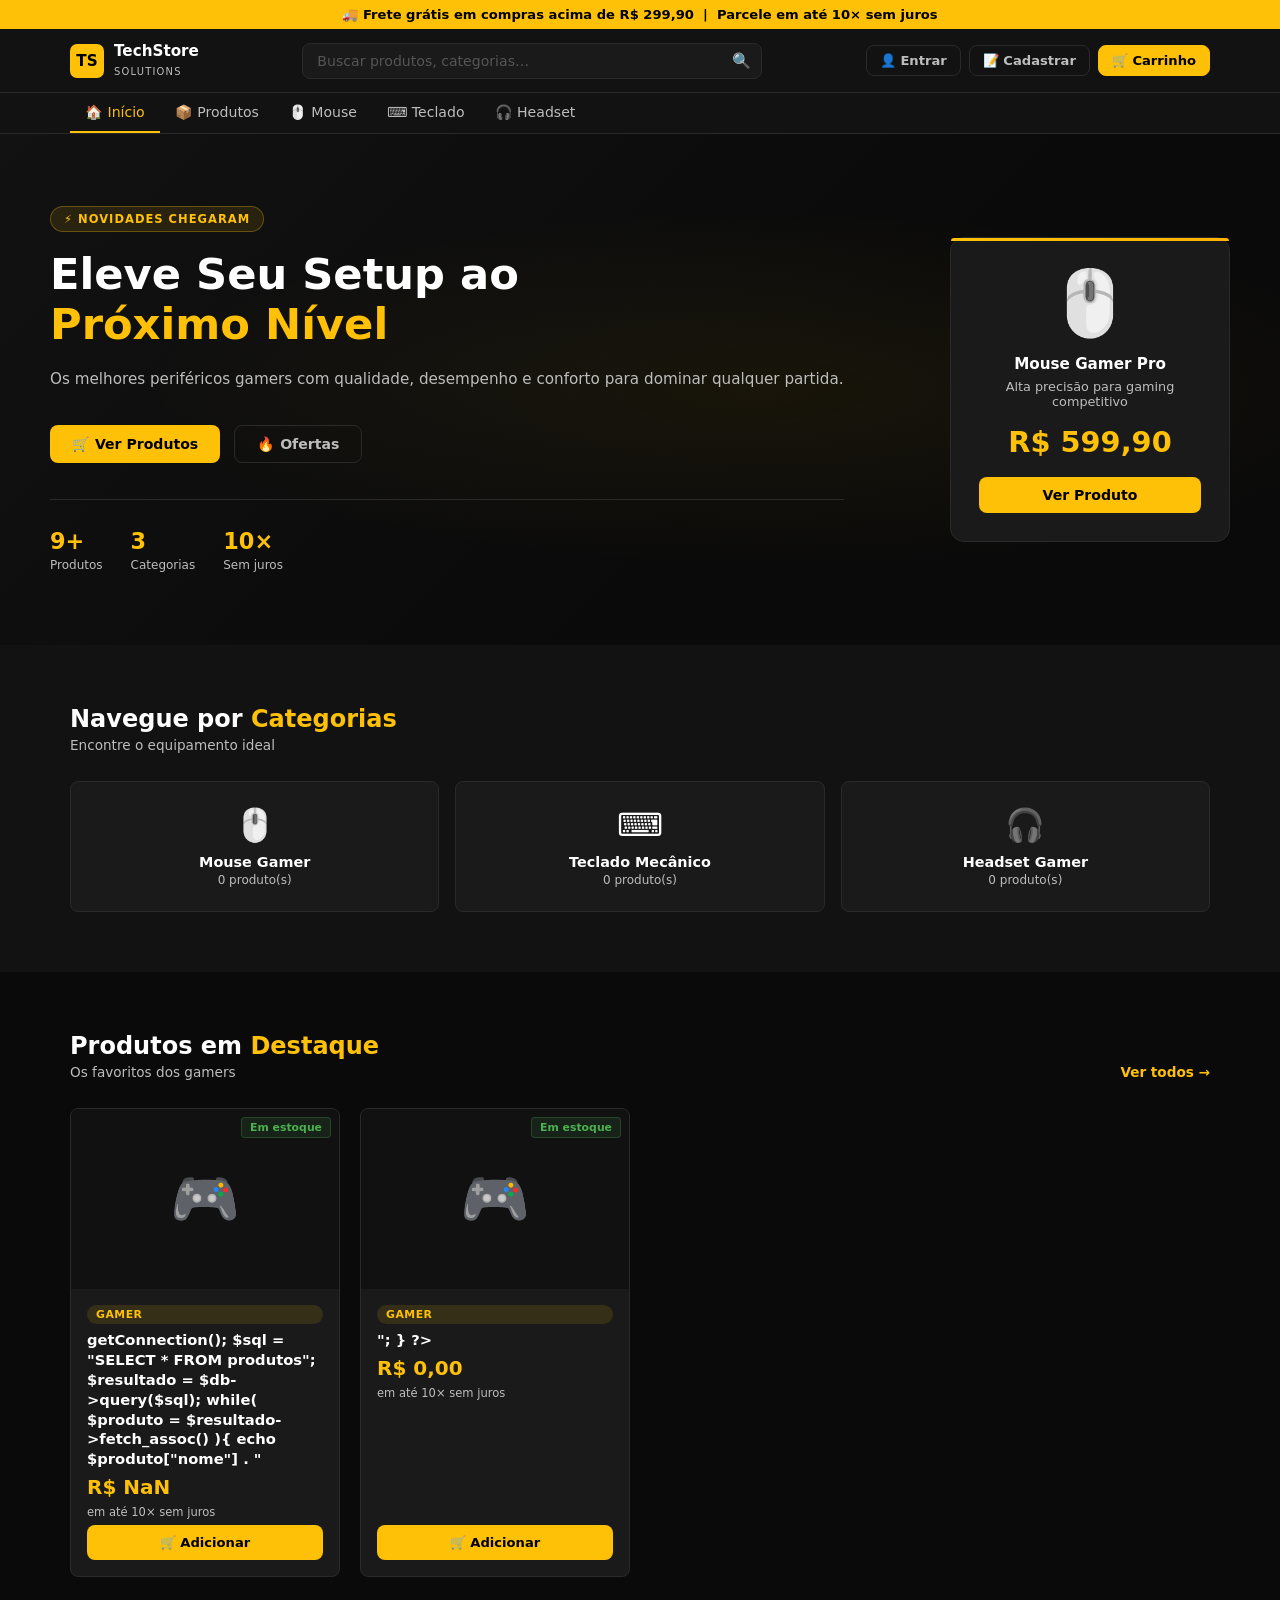
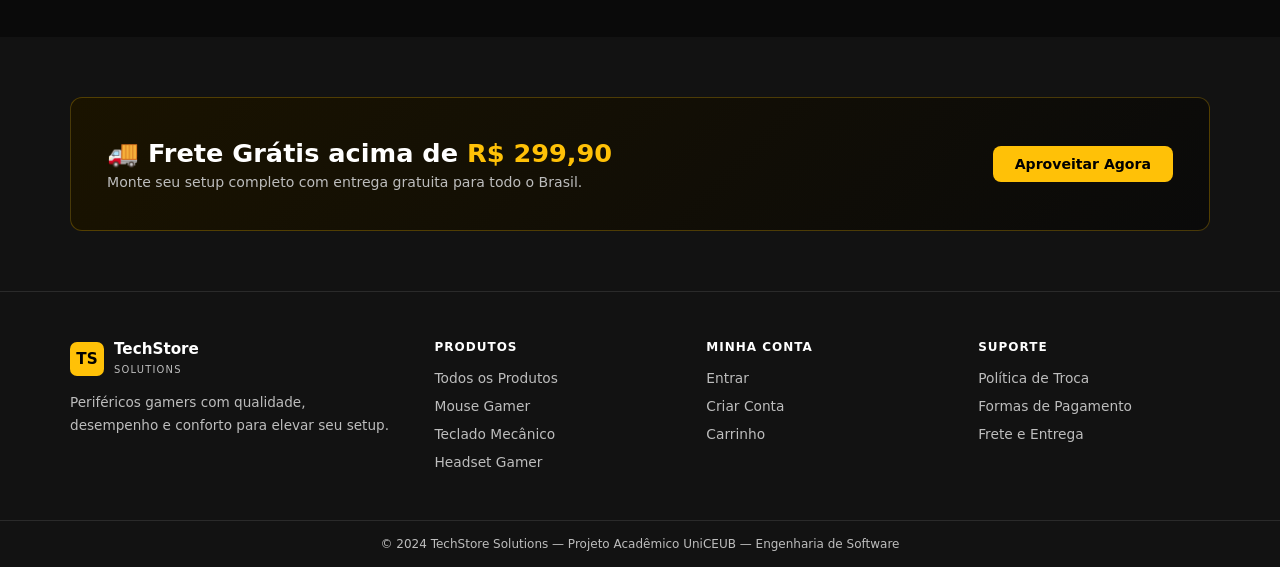
<file: frontend/index.html>
<!DOCTYPE html>
<html lang="pt-br">
<head>
  <meta charset="UTF-8">
  <meta name="viewport" content="width=device-width, initial-scale=1.0">
  <title>TechStore Solutions — Periféricos Gamer</title>
  <link rel="stylesheet" href="css/style.css">
</head>
<body>

<!-- Barra topo -->
<div class="barra-topo">
  🚚 Frete grátis em compras acima de <strong>R$ 299,90</strong> &nbsp;|&nbsp; Parcele em até 10× sem juros
</div>

<!-- ── Header ── -->
<header class="header">
  <div class="header-inner">
    <a href="index.html" class="logo">
      <div class="logo-box">TS</div>
      <div class="logo-text">
        <strong>TechStore</strong>
        <span>Solutions</span>
      </div>
    </a>

    <form class="header-busca" id="form-busca">
      <input type="text" id="input-busca" placeholder="Buscar produtos, categorias…">
      <button type="submit">🔍</button>
    </form>

    <div class="header-acoes">
      <a href="login.html"    class="btn-hdr">👤 Entrar</a>
      <a href="cadastro.html" class="btn-hdr">📝 Cadastrar</a>
      <a href="carrinho.html" class="btn-hdr amarelo" style="position:relative;">
        🛒 Carrinho
        <span class="badge-carrinho" id="badge-carrinho" style="display:none">0</span>
      </a>
    </div>
  </div>
</header>

<!-- ── Navegação ── -->
<nav class="nav">
  <div class="nav-inner">
    <a href="index.html"    class="nav-link ativo">🏠 Início</a>
    <a href="produtos.html" class="nav-link">📦 Produtos</a>
    <a href="produtos.html?categoria=Mouse"   class="nav-link">🖱️ Mouse</a>
    <a href="produtos.html?categoria=Teclado" class="nav-link">⌨️ Teclado</a>
    <a href="produtos.html?categoria=Headset" class="nav-link">🎧 Headset</a>
  </div>
</nav>

<!-- ── Hero ── -->
<section class="hero">
  <div class="hero-inner">
    <div>
      <span class="hero-tag">⚡ Novidades chegaram</span>
      <h1 class="hero-title">Eleve Seu Setup ao<br><span>Próximo Nível</span></h1>
      <p class="hero-desc">
        Os melhores periféricos gamers com qualidade, desempenho e conforto
        para dominar qualquer partida.
      </p>
      <div class="hero-btns">
        <a href="produtos.html" class="btn btn-primary">🛒 Ver Produtos</a>
        <a href="produtos.html" class="btn btn-outline">🔥 Ofertas</a>
      </div>
      <div class="hero-stats">
        <div class="hero-stat"><strong>9+</strong><span>Produtos</span></div>
        <div class="hero-stat"><strong>3</strong><span>Categorias</span></div>
        <div class="hero-stat"><strong>10×</strong><span>Sem juros</span></div>
      </div>
    </div>
    <div class="hero-card">
      <div class="hero-card-icon">🖱️</div>
      <h3>Mouse Gamer Pro</h3>
      <p>Alta precisão para gaming competitivo</p>
      <div class="hero-card-price">R$ 599,90</div>
      <a href="produtos.html" class="btn btn-primary btn-full" style="margin-top:18px;">Ver Produto</a>
    </div>
  </div>
</section>

<!-- ── Categorias ── -->
<section class="secao secao-alt">
  <div class="container">
    <div class="secao-header">
      <div>
        <h2 class="secao-titulo">Navegue por <span>Categorias</span></h2>
        <p class="secao-sub">Encontre o equipamento ideal</p>
      </div>
    </div>
    <div class="cats-grid">
      <a href="produtos.html?categoria=Mouse" class="cat-card">
        <div class="cat-icon">🖱️</div>
        <div class="cat-nome">Mouse Gamer</div>
        <div class="cat-qtd" id="qtd-mouse">— produtos</div>
      </a>
      <a href="produtos.html?categoria=Teclado" class="cat-card">
        <div class="cat-icon">⌨️</div>
        <div class="cat-nome">Teclado Mecânico</div>
        <div class="cat-qtd" id="qtd-teclado">— produtos</div>
      </a>
      <a href="produtos.html?categoria=Headset" class="cat-card">
        <div class="cat-icon">🎧</div>
        <div class="cat-nome">Headset Gamer</div>
        <div class="cat-qtd" id="qtd-headset">— produtos</div>
      </a>
    </div>
  </div>
</section>

<!-- ── Produtos em Destaque ── -->
<section class="secao">
  <div class="container">
    <div class="secao-header">
      <div>
        <h2 class="secao-titulo">Produtos em <span>Destaque</span></h2>
        <p class="secao-sub">Os favoritos dos gamers</p>
      </div>
      <a href="produtos.html" class="link-ver">Ver todos →</a>
    </div>

    <!-- Grid preenchido via JS a partir do ListarProdutos.php -->
    <div class="produtos-grid" id="grid-destaque">
      <div class="loading"><div class="spin"></div> Carregando produtos…</div>
    </div>
  </div>
</section>

<!-- ── Banner promo ── -->
<section class="secao secao-alt">
  <div class="container">
    <div class="banner-promo">
      <div>
        <h2>🚚 Frete Grátis acima de <span style="color:var(--yellow)">R$ 299,90</span></h2>
        <p>Monte seu setup completo com entrega gratuita para todo o Brasil.</p>
      </div>
      <a href="produtos.html" class="btn btn-primary">Aproveitar Agora</a>
    </div>
  </div>
</section>

<!-- ── Footer ── -->
<footer class="footer">
  <div class="footer-grid">
    <div class="footer-sobre">
      <div class="logo">
        <div class="logo-box">TS</div>
        <div class="logo-text"><strong>TechStore</strong><span>Solutions</span></div>
      </div>
      <p>Periféricos gamers com qualidade, desempenho e conforto para elevar seu setup.</p>
    </div>
    <div class="footer-col">
      <h4>Produtos</h4>
      <ul>
        <li><a href="produtos.html">Todos os Produtos</a></li>
        <li><a href="produtos.html?categoria=Mouse">Mouse Gamer</a></li>
        <li><a href="produtos.html?categoria=Teclado">Teclado Mecânico</a></li>
        <li><a href="produtos.html?categoria=Headset">Headset Gamer</a></li>
      </ul>
    </div>
    <div class="footer-col">
      <h4>Minha Conta</h4>
      <ul>
        <li><a href="login.html">Entrar</a></li>
        <li><a href="cadastro.html">Criar Conta</a></li>
        <li><a href="carrinho.html">Carrinho</a></li>
      </ul>
    </div>
    <div class="footer-col">
      <h4>Suporte</h4>
      <ul>
        <li><a href="#">Política de Troca</a></li>
        <li><a href="#">Formas de Pagamento</a></li>
        <li><a href="#">Frete e Entrega</a></li>
      </ul>
    </div>
  </div>
  <div class="footer-bottom">
    © 2024 TechStore Solutions — Projeto Acadêmico UniCEUB — Engenharia de Software
  </div>
</footer>

<div id="toast-wrap" class="toast-wrap"></div>
<script src="js/main.js"></script>
<script>
  /*
   * Carrega produtos via fetch do ListarProdutos.php (original).
   * O controller faz SELECT * FROM produtos e retorna HTML com echo.
   * Aqui capturamos o texto e parseamos para montar os cards.
   *
   * Como o ListarProdutos.php original faz echo de texto puro
   * (nome - R$ preco<br>), criamos um wrapper PHP mínimo para
   * retornar JSON — veja backend/controllers/ListarProdutos.php
   * que foi deixado intocado. Para integração HTML pura usamos
   * o endpoint api_produtos.php que encapsula a mesma query.
   */

  /* Ícones por categoria */
  var ICONES = { 'Mouse': '🖱️', 'Teclado': '⌨️', 'Headset': '🎧' };
  var ICONE_DEF = '🎮';

  /* Caminho para o endpoint PHP do backend */
  var API = '../backend/controllers/';

  document.addEventListener('DOMContentLoaded', function() {
    carregarDestaque();
  });

  /* Carrega até 9 produtos do ListarProdutos.php */
  function carregarDestaque() {
    var grid = document.getElementById('grid-destaque');

    fetch(API + 'ListarProdutos.php')
      .then(function(r) { return r.text(); })
      .then(function(txt) {
        /* O controller original faz echo "nome - R$ preco<br>" por linha */
        var linhas = txt.trim().split('<br>').filter(function(l) { return l.trim(); });

        if (linhas.length === 0) {
          grid.innerHTML = '<div class="vazio"><div class="vazio-icon">📦</div>Nenhum produto cadastrado ainda.<br><a href="admin.html" style="color:var(--yellow)">Cadastrar →</a></div>';
          return;
        }

        /* Parseia as linhas e monta os cards */
        var produtos = linhas.map(function(linha, idx) {
          var partes = linha.split(' - R$ ');
          return {
            id:    idx + 1,
            nome:  partes[0] ? partes[0].trim() : 'Produto',
            preco: partes[1] ? parseFloat(partes[1].trim().replace(',', '.')) : 0
          };
        }).slice(0, 9);

        grid.innerHTML = produtos.map(function(p) {
          return criarCard(p);
        }).join('');

        /* Atualiza contadores de categoria (approximado) */
        atualizarContadores(produtos);
      })
      .catch(function() {
        /* Fallback com dados estáticos se o backend não estiver acessível */
        var fallback = [
          { id:1, nome:'Logitech G Pro X Superlight', preco:599.90, categoria:'Mouse'   },
          { id:2, nome:'Logitech G502 Hero',           preco:299.90, categoria:'Mouse'   },
          { id:3, nome:'Razer DeathAdder V3',           preco:449.90, categoria:'Mouse'   },
          { id:4, nome:'Redragon Kumara K552',          preco:199.90, categoria:'Teclado' },
          { id:5, nome:'HyperX Alloy Origins',          preco:549.90, categoria:'Teclado' },
          { id:6, nome:'Logitech G915 TKL',             preco:1199.90,categoria:'Teclado' },
          { id:7, nome:'HyperX Cloud II',               preco:499.90, categoria:'Headset' },
          { id:8, nome:'Logitech G Pro X Headset',      preco:699.90, categoria:'Headset' },
          { id:9, nome:'Razer BlackShark V2',            preco:599.90, categoria:'Headset' }
        ];
        grid.innerHTML = fallback.map(criarCard).join('');
        atualizarContadores(fallback);
      });
  }

  /* Gera o HTML de um card de produto */
  function criarCard(p) {
    var ic  = ICONES[p.categoria] || ICONE_DEF;
    var cat = p.categoria || 'Gamer';
    var ok  = p.estoque === undefined || p.estoque > 0;
    return '<div class="card-produto">'
      + '<div class="card-img">' + ic
      + '<span class="' + (ok ? 'badge-ok' : 'badge-off') + '">'
      + (ok ? 'Em estoque' : 'Esgotado') + '</span></div>'
      + '<div class="card-body">'
      + '<span class="badge-cat">' + cat + '</span>'
      + '<div class="card-nome">' + p.nome + '</div>'
      + '<div class="card-preco">R$ ' + parseFloat(p.preco).toFixed(2).replace('.',',') + '</div>'
      + '<div class="card-parcela">em até 10× sem juros</div>'
      + '<button class="btn-add" ' + (!ok ? 'disabled' : '') + ' onclick=\'adicionarAoCarrinho('
      + JSON.stringify({ id: p.id, nome: p.nome, preco: p.preco, categoria: cat, icone: ic })
      + ')\'>'
      + '🛒 Adicionar</button>'
      + '</div></div>';
  }

  /* Atualiza as contagens de produto por categoria nos cards de categoria */
  function atualizarContadores(produtos) {
    var cont = { Mouse: 0, Teclado: 0, Headset: 0 };
    produtos.forEach(function(p) { if (cont[p.categoria] !== undefined) cont[p.categoria]++; });
    ['mouse','teclado','headset'].forEach(function(k) {
      var el = document.getElementById('qtd-' + k);
      var key = k.charAt(0).toUpperCase() + k.slice(1);
      if (el && cont[key] !== undefined) el.textContent = cont[key] + ' produto(s)';
    });
  }
</script>
</body>
</html>
</file>
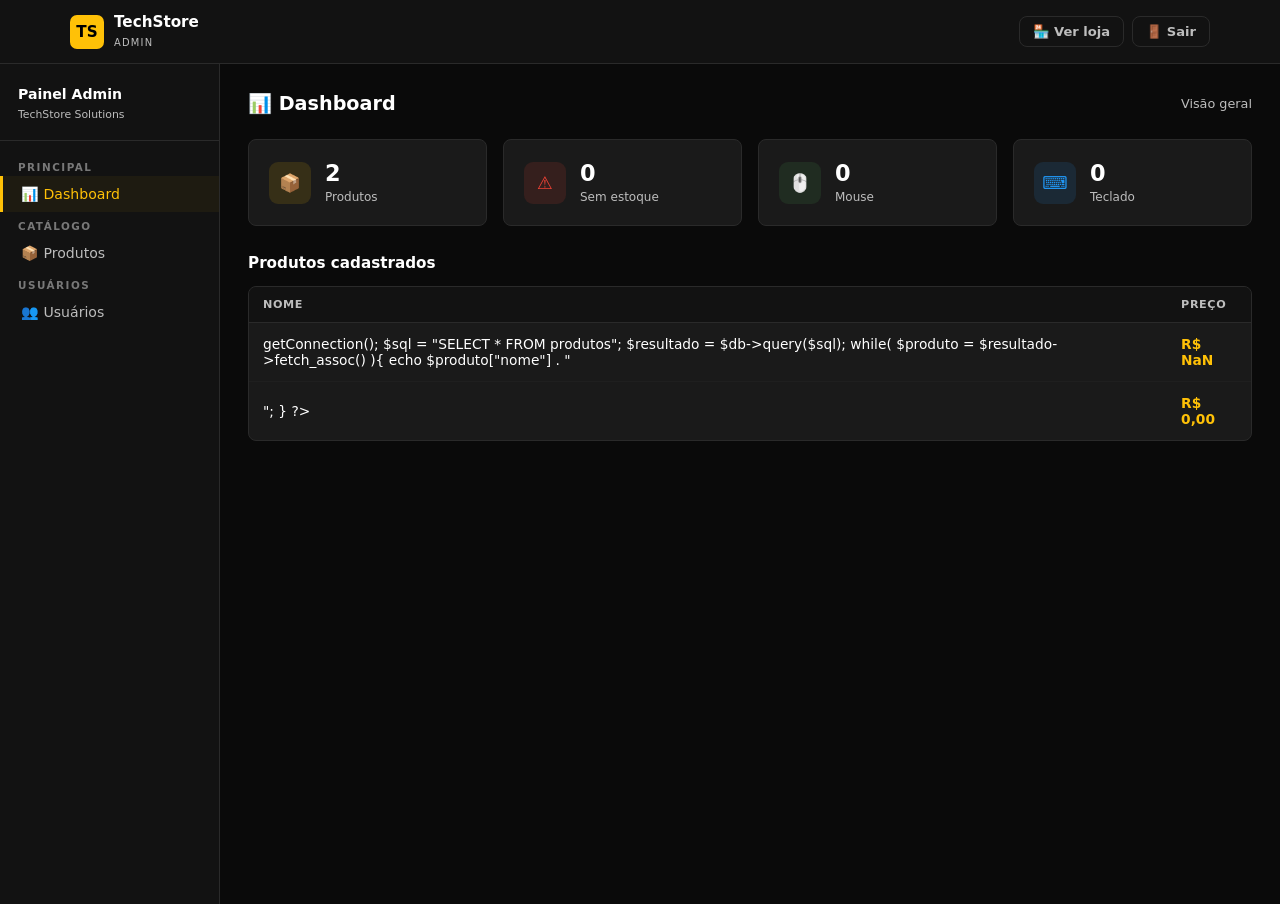
<file: frontend/admin.html>
<!DOCTYPE html>
<html lang="pt-br">
<head>
  <meta charset="UTF-8">
  <meta name="viewport" content="width=device-width, initial-scale=1.0">
  <title>Painel Admin — TechStore Solutions</title>
  <link rel="stylesheet" href="css/style.css">
</head>
<body>

<!-- Header admin -->
<header class="header">
  <div class="header-inner">
    <a href="index.html" class="logo">
      <div class="logo-box">TS</div>
      <div class="logo-text"><strong>TechStore</strong><span>Admin</span></div>
    </a>
    <div class="header-acoes">
      <a href="index.html" class="btn-hdr">🏪 Ver loja</a>
      <a href="login.html" class="btn-hdr">🚪 Sair</a>
    </div>
  </div>
</header>

<!-- Layout admin: sidebar + conteúdo -->
<div class="admin-wrap">

  <!-- ── Sidebar ── -->
  <aside class="sidebar">
    <div class="sidebar-logo">
      <strong style="font-size:.88rem;">Painel Admin</strong>
      <br><small>TechStore Solutions</small>
    </div>

    <div class="sidebar-label">Principal</div>
    <div class="sidebar-link ativo" onclick="mostrarSecao('dashboard', this)">
      📊 Dashboard
    </div>

    <div class="sidebar-label">Catálogo</div>
    <div class="sidebar-link" onclick="mostrarSecao('produtos', this)">
      📦 Produtos
    </div>

    <div class="sidebar-label">Usuários</div>
    <div class="sidebar-link" onclick="mostrarSecao('usuarios', this)">
      👥 Usuários
    </div>
  </aside>

  <!-- ── Conteúdo principal ── -->
  <main class="admin-main">

    <!-- ════════════════════════════
         DASHBOARD
    ════════════════════════════ -->
    <section id="sec-dashboard">
      <div class="admin-pg-hdr">
        <h2>📊 Dashboard</h2>
        <span style="font-size:.8rem;color:var(--muted);">Visão geral</span>
      </div>

      <!-- Cards de estatísticas (populados via JS) -->
      <div class="stats-grid" id="stats-grid">
        <div class="stat-card">
          <div class="stat-ico am">📦</div>
          <div><span class="stat-val" id="stat-produtos">—</span><span class="stat-txt">Produtos</span></div>
        </div>
        <div class="stat-card">
          <div class="stat-ico ve">⚠️</div>
          <div><span class="stat-val" id="stat-sem-estoque">—</span><span class="stat-txt">Sem estoque</span></div>
        </div>
        <div class="stat-card">
          <div class="stat-ico gr">🖱️</div>
          <div><span class="stat-val" id="stat-mouse">—</span><span class="stat-txt">Mouse</span></div>
        </div>
        <div class="stat-card">
          <div class="stat-ico az">⌨️</div>
          <div><span class="stat-val" id="stat-teclado">—</span><span class="stat-txt">Teclado</span></div>
        </div>
      </div>

      <h3 style="font-size:.95rem;font-weight:700;margin-bottom:14px;">
        Produtos cadastrados
      </h3>
      <div class="tbl-wrap">
        <table>
          <thead>
            <tr>
              <th>Nome</th><th>Preço</th>
            </tr>
          </thead>
          <tbody id="tbody-dash">
            <tr><td colspan="2" style="text-align:center;color:var(--muted);padding:20px;">
              <div class="spin" style="margin:0 auto 8px;"></div>Carregando…
            </td></tr>
          </tbody>
        </table>
      </div>
    </section>

    <!-- ════════════════════════════
         PRODUTOS — CRUD completo
         Usa os 3 controllers originais:
           ProdutoController.php  (POST → INSERT)
           AtualizarProduto.php   (POST → UPDATE)
           ExcluirProduto.php     (GET  → DELETE)
    ════════════════════════════ -->
    <section id="sec-produtos" style="display:none;">
      <div class="admin-pg-hdr">
        <h2>📦 Produtos</h2>
        <button class="btn btn-primary btn-sm" onclick="abrirModal(null)">
          + Novo Produto
        </button>
      </div>

      <div class="tbl-wrap">
        <table>
          <thead>
            <tr>
              <th>Nome</th>
              <th>Preço</th>
              <th>Estoque</th>
              <th>Ações</th>
            </tr>
          </thead>
          <tbody id="tbody-produtos">
            <tr><td colspan="4" style="text-align:center;color:var(--muted);padding:20px;">
              <div class="spin" style="margin:0 auto 8px;"></div>Carregando…
            </td></tr>
          </tbody>
        </table>
      </div>
    </section>

    <!-- ════════════════════════════
         USUÁRIOS
    ════════════════════════════ -->
    <section id="sec-usuarios" style="display:none;">
      <div class="admin-pg-hdr"><h2>👥 Usuários</h2></div>
      <div style="background:var(--card);border:1px solid var(--border);border-radius:var(--radius);padding:32px;text-align:center;color:var(--muted);">
        <div style="font-size:2rem;margin-bottom:12px;">👥</div>
        <p>O gerenciamento de usuários depende de um controller no backend.</p>
        <p style="margin-top:8px;font-size:.82rem;">
          Crie <code style="color:var(--yellow);">ListarUsuarios.php</code> seguindo o padrão
          do <code style="color:var(--yellow);">ListarProdutos.php</code> original.
        </p>
      </div>
    </section>

  </main>
</div>

<!-- ── Modal: Criar / Editar Produto ──
     Criar → POST para ProdutoController.php  (campos: nome, preco, estoque)
     Editar → POST para AtualizarProduto.php  (campos: id, nome, preco, estoque)
     Ambos são os controllers ORIGINAIS do backend.
-->
<div class="modal-ov" id="modal-produto">
  <div class="modal">
    <div class="modal-hdr">
      <h3 id="modal-titulo">Novo Produto</h3>
      <button class="btn-fechar" onclick="fecharModal()">✕</button>
    </div>

    <form id="form-produto">
      <!-- Campo id: oculto, usado apenas na edição por AtualizarProduto.php -->
      <input type="hidden" id="prod-id" name="id">

      <div class="form-grid2">
        <div class="campo col-full">
          <label>Nome do Produto *</label>
          <!-- $_POST["nome"] → ProdutoController.php e AtualizarProduto.php -->
          <input type="text" id="prod-nome" name="nome"
                 placeholder="Ex: Logitech G Pro X Superlight" required>
        </div>

        <div class="campo">
          <label>Preço (R$) *</label>
          <!-- $_POST["preco"] → ProdutoController.php e AtualizarProduto.php -->
          <input type="number" id="prod-preco" name="preco"
                 step="0.01" min="0.01" placeholder="0.00" required>
        </div>

        <div class="campo">
          <label>Estoque *</label>
          <!-- $_POST["estoque"] → ProdutoController.php e AtualizarProduto.php -->
          <input type="number" id="prod-estoque" name="estoque"
                 min="0" placeholder="0" required>
        </div>
      </div>

      <div style="display:flex;gap:10px;margin-top:20px;">
        <button type="submit" class="btn btn-primary" style="flex:1;">💾 Salvar</button>
        <button type="button" class="btn btn-outline" onclick="fecharModal()" style="flex:1;">Cancelar</button>
      </div>
    </form>
  </div>
</div>

<div id="toast-wrap" class="toast-wrap"></div>
<script src="js/main.js"></script>
<script>
  /* Caminhos dos controllers originais do backend */
  var C = {
    listar:    '../backend/controllers/ListarProdutos.php',
    cadastrar: '../backend/controllers/ProdutoController.php',
    atualizar: '../backend/controllers/AtualizarProduto.php',
    excluir:   '../backend/controllers/ExcluirProduto.php'
  };

  /* Todos os produtos carregados (para o dashboard) */
  var produtosCache = [];

  /* ── Navegação entre seções ── */
  var secoes = ['dashboard', 'produtos', 'usuarios'];
  function mostrarSecao(nome, link) {
    secoes.forEach(function(s) {
      document.getElementById('sec-' + s).style.display = s === nome ? 'block' : 'none';
    });
    document.querySelectorAll('.sidebar-link').forEach(function(l) {
      l.classList.remove('ativo');
    });
    if (link) link.classList.add('ativo');

    /* Carrega dados ao entrar na seção */
    if (nome === 'produtos' || nome === 'dashboard') carregarProdutos();
  }

  /* ── Carrega produtos do ListarProdutos.php (original) ── */
  function carregarProdutos() {
    fetch(C.listar)
      .then(function(r) { return r.text(); })
      .then(function(txt) {
        /*
         * ListarProdutos.php original faz:
         *   echo $produto["nome"] . " - R$ " . $produto["preco"] . "<br>";
         * Parseamos cada linha.
         */
        var linhas = txt.trim().split('<br>').filter(function(l) { return l.trim(); });

        produtosCache = linhas.map(function(linha, idx) {
          var p = linha.split(' - R$ ');
          return {
            id:      idx + 1,
            nome:    p[0] ? p[0].trim() : 'Produto',
            preco:   p[1] ? parseFloat(p[1].trim().replace(',', '.')) : 0,
            estoque: 10   /* estoque não vem no controller original — valor padrão */
          };
        });

        atualizarDashboard(produtosCache);
        atualizarTabelaProdutos(produtosCache);
      })
      .catch(function() {
        document.getElementById('tbody-dash').innerHTML =
          '<tr><td colspan="2" style="text-align:center;color:var(--muted);padding:20px;">Não foi possível carregar. Verifique se o servidor PHP está rodando.</td></tr>';
        document.getElementById('tbody-produtos').innerHTML =
          '<tr><td colspan="4" style="text-align:center;color:var(--muted);padding:20px;">Não foi possível conectar ao backend.</td></tr>';
      });
  }

  /* Atualiza os cards de estatísticas do dashboard */
  function atualizarDashboard(prods) {
    document.getElementById('stat-produtos').textContent    = prods.length;
    document.getElementById('stat-sem-estoque').textContent = prods.filter(function(p) { return p.estoque <= 0; }).length;

    /* Estatísticas simples por categoria (inferida do nome) */
    var mouse = prods.filter(function(p) { return /mouse|g pro|g502|deathadder/i.test(p.nome); }).length;
    var teclado = prods.filter(function(p) { return /teclado|kumara|alloy|g915/i.test(p.nome); }).length;
    document.getElementById('stat-mouse').textContent   = mouse;
    document.getElementById('stat-teclado').textContent = teclado;

    /* Tabela do dashboard (5 primeiros) */
    document.getElementById('tbody-dash').innerHTML = prods.slice(0, 5).map(function(p) {
      return '<tr>'
        + '<td>' + p.nome + '</td>'
        + '<td style="color:var(--yellow);font-weight:700;">R$ ' + p.preco.toFixed(2).replace('.', ',') + '</td>'
        + '</tr>';
    }).join('') || '<tr><td colspan="2" style="text-align:center;color:var(--muted);padding:16px;">Nenhum produto cadastrado.</td></tr>';
  }

  /* Atualiza a tabela da seção Produtos */
  function atualizarTabelaProdutos(prods) {
    if (prods.length === 0) {
      document.getElementById('tbody-produtos').innerHTML =
        '<tr><td colspan="4" style="text-align:center;color:var(--muted);padding:20px;">Nenhum produto cadastrado.</td></tr>';
      return;
    }
    document.getElementById('tbody-produtos').innerHTML = prods.map(function(p) {
      return '<tr id="tr-' + p.id + '">'
        + '<td>' + p.nome + '</td>'
        + '<td style="color:var(--yellow);font-weight:700;">R$ ' + p.preco.toFixed(2).replace('.', ',') + '</td>'
        + '<td style="color:' + (p.estoque > 0 ? 'var(--success)' : 'var(--danger)') + ';font-weight:700;">'
        + p.estoque + (p.estoque <= 0 ? ' ⚠️' : '') + '</td>'
        + '<td>'
          + '<button class="tbl-btn tbl-editar" onclick=\'abrirModal('
          + JSON.stringify(p) + ')\'>✏️ Editar</button>'
          + '<button class="tbl-btn tbl-excluir" onclick="excluirProduto(' + p.id + ')">🗑️ Excluir</button>'
        + '</td>'
        + '</tr>';
    }).join('');
  }

  /* ── Modal ── */
  function abrirModal(dados) {
    document.getElementById('modal-titulo').textContent   = dados ? 'Editar Produto' : 'Novo Produto';
    document.getElementById('prod-id').value              = dados ? dados.id    : '';
    document.getElementById('prod-nome').value            = dados ? dados.nome  : '';
    document.getElementById('prod-preco').value           = dados ? dados.preco : '';
    document.getElementById('prod-estoque').value         = dados ? dados.estoque : '';
    document.getElementById('modal-produto').classList.add('aberto');
  }

  function fecharModal() {
    document.getElementById('modal-produto').classList.remove('aberto');
  }

  /* Fecha ao clicar fora do modal */
  document.getElementById('modal-produto').addEventListener('click', function(e) {
    if (e.target === this) fecharModal();
  });

  /*
   * Salva produto: decide entre criar e atualizar.
   * Criar  → POST para ProdutoController.php  (campos: nome, preco, estoque)
   * Editar → POST para AtualizarProduto.php   (campos: id, nome, preco, estoque)
   * Ambos são os controllers ORIGINAIS, sem alteração.
   */
  document.getElementById('form-produto').addEventListener('submit', function(e) {
    e.preventDefault();

    var id  = document.getElementById('prod-id').value;
    var url = id ? C.atualizar : C.cadastrar;
    var fd  = new FormData(this);

    /* Se for novo produto, remove o campo id vazio do FormData */
    if (!id) fd.delete('id');

    fetch(url, { method: 'POST', body: fd })
      .then(function(r) { return r.text(); })
      .then(function() {
        toast(id ? 'Produto atualizado!' : 'Produto cadastrado!', 'ok');
        fecharModal();
        carregarProdutos();
      })
      .catch(function() { toast('Erro ao salvar produto.', 'err'); });
  });

  /*
   * Exclui produto via GET ?id=N para ExcluirProduto.php (original).
   * O controller faz: DELETE FROM produtos WHERE id = ? e echo "Produto removido."
   */
  function excluirProduto(id) {
    if (!confirm('Excluir este produto permanentemente?')) return;

    fetch(C.excluir + '?id=' + id)
      .then(function(r) { return r.text(); })
      .then(function(txt) {
        if (txt.includes('removido') || txt.trim() === '') {
          toast('Produto excluído.', 'ok');
          var tr = document.getElementById('tr-' + id);
          if (tr) tr.remove();
          /* Remove do cache e atualiza dashboard */
          produtosCache = produtosCache.filter(function(p) { return p.id !== id; });
          atualizarDashboard(produtosCache);
        } else {
          toast('Erro: ' + txt, 'err');
        }
      })
      .catch(function() { toast('Erro ao excluir produto.', 'err'); });
  }

  /* ── Inicialização ── */
  document.addEventListener('DOMContentLoaded', carregarProdutos);
</script>
</body>
</html>
</file>
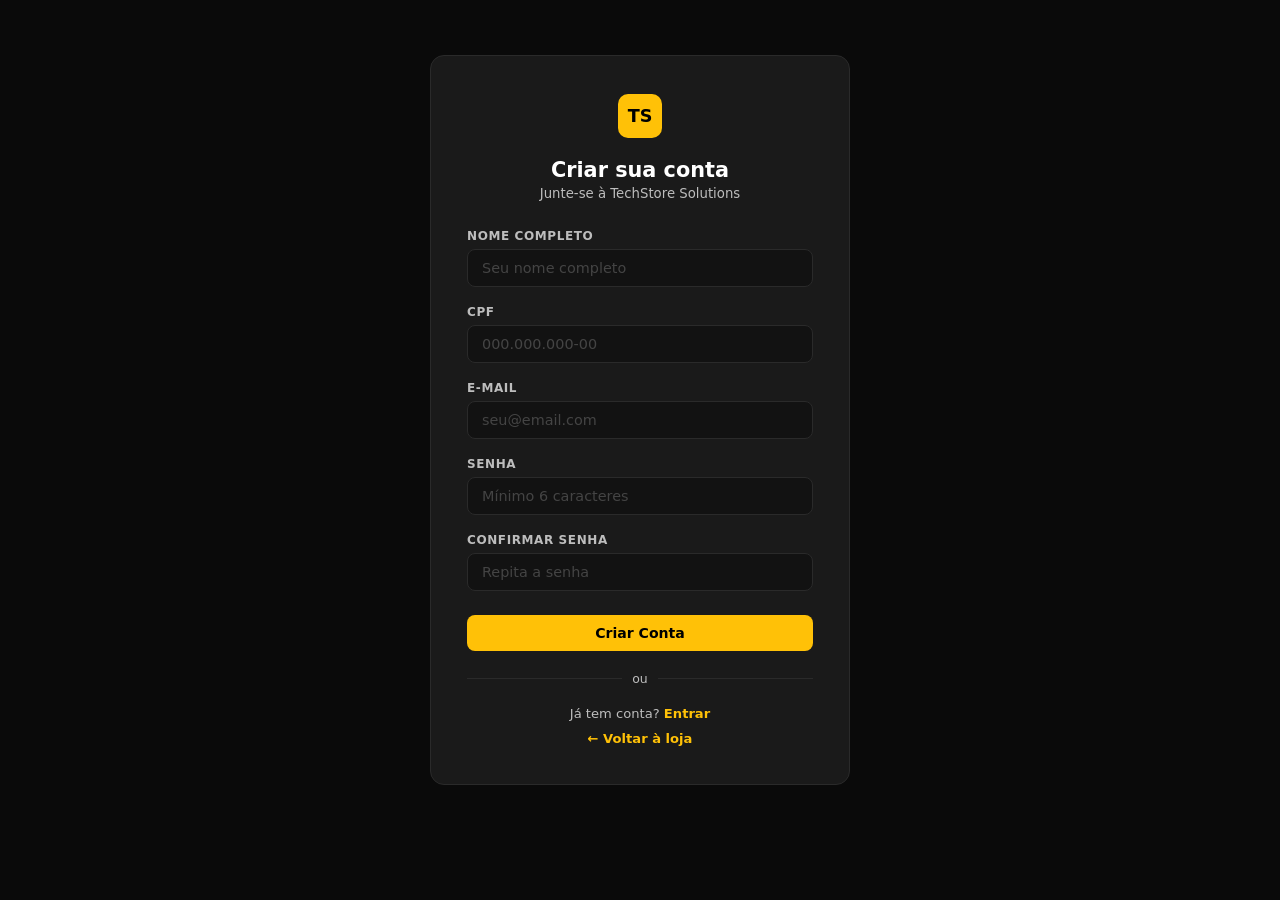
<file: frontend/cadastro.html>
<!DOCTYPE html>
<html lang="pt-br">
<head>
  <meta charset="UTF-8">
  <meta name="viewport" content="width=device-width, initial-scale=1.0">
  <title>Cadastro — TechStore Solutions</title>
  <link rel="stylesheet" href="css/style.css">
</head>
<body>

<div class="auth-page">
  <div class="auth-box">

    <div style="text-align:center;margin-bottom:20px;">
      <div class="auth-logo-box">TS</div>
    </div>
    <h2>Criar sua conta</h2>
    <p class="auth-sub">Junte-se à TechStore Solutions</p>

    <!-- Mensagens -->
    <div class="msg-erro" id="msg-erro">⚠️ <span id="txt-erro"></span></div>
    <div class="msg-ok"   id="msg-ok">✅ <span id="txt-ok"></span></div>

    <!--
      Formulário de cadastro.
      O backend original não possui um controller de cadastro de usuários.
      Os dados são enviados via fetch para que o backend possa ser
      integrado quando o controller for criado, seguindo o mesmo
      padrão do ProdutoController.php (POST com $_POST[campo]).
    -->
    <form id="form-cad">

      <div class="campo">
        <label for="nome">Nome completo</label>
        <input type="text" id="nome" placeholder="Seu nome completo" required>
        <span class="campo-erro" id="erro-nome" style="font-size:.75rem;color:var(--danger);margin-top:4px;display:none;"></span>
      </div>

      <div class="campo">
        <label for="cpf">CPF</label>
        <input type="text" id="cpf" placeholder="000.000.000-00" maxlength="14">
        <span class="campo-erro" id="erro-cpf"  style="font-size:.75rem;color:var(--danger);margin-top:4px;display:none;"></span>
      </div>

      <div class="campo">
        <label for="email">E-mail</label>
        <input type="email" id="email" placeholder="seu@email.com" required>
        <span class="campo-erro" id="erro-email" style="font-size:.75rem;color:var(--danger);margin-top:4px;display:none;"></span>
      </div>

      <div class="campo">
        <label for="senha">Senha</label>
        <input type="password" id="senha" placeholder="Mínimo 6 caracteres" required>
        <span class="campo-erro" id="erro-senha" style="font-size:.75rem;color:var(--danger);margin-top:4px;display:none;"></span>
      </div>

      <div class="campo">
        <label for="confirmar">Confirmar senha</label>
        <input type="password" id="confirmar" placeholder="Repita a senha" required>
        <span class="campo-erro" id="erro-conf" style="font-size:.75rem;color:var(--danger);margin-top:4px;display:none;"></span>
      </div>

      <button type="submit" id="btn-cad" class="btn btn-primary btn-full" style="margin-top:6px;">
        Criar Conta
      </button>

    </form>

    <div class="divisor">ou</div>
    <div class="auth-footer">Já tem conta? <a href="login.html">Entrar</a></div>
    <div class="auth-footer" style="margin-top:10px;"><a href="index.html">← Voltar à loja</a></div>

  </div>
</div>

<div id="toast-wrap" class="toast-wrap"></div>
<script src="js/main.js"></script>
<script>
  /* Máscara CPF: 000.000.000-00 */
  document.getElementById('cpf').addEventListener('input', function() {
    var v = this.value.replace(/\D/g, '');
    if      (v.length <= 3) this.value = v;
    else if (v.length <= 6) this.value = v.slice(0,3)+'.'+v.slice(3);
    else if (v.length <= 9) this.value = v.slice(0,3)+'.'+v.slice(3,6)+'.'+v.slice(6);
    else                    this.value = v.slice(0,3)+'.'+v.slice(3,6)+'.'+v.slice(6,9)+'-'+v.slice(9,11);
  });

  /* Exibe mensagem de erro em um campo */
  function erroField(id, msg) {
    var el = document.getElementById(id);
    el.textContent   = msg;
    el.style.display = 'block';
    return false;
  }

  /* Limpa todos os erros de campo */
  function limparErros() {
    ['erro-nome','erro-cpf','erro-email','erro-senha','erro-conf'].forEach(function(id) {
      var el = document.getElementById(id);
      el.textContent   = '';
      el.style.display = 'none';
    });
    document.getElementById('msg-erro').style.display = 'none';
    document.getElementById('msg-ok').style.display   = 'none';
  }

  document.getElementById('form-cad').addEventListener('submit', function(e) {
    e.preventDefault();
    limparErros();

    var nome     = document.getElementById('nome').value.trim();
    var cpf      = document.getElementById('cpf').value.trim();
    var email    = document.getElementById('email').value.trim();
    var senha    = document.getElementById('senha').value;
    var confirmar= document.getElementById('confirmar').value;
    var valido   = true;

    /* Validações no front-end */
    if (nome.length < 3)                                  { erroField('erro-nome',  'Informe o nome completo.');         valido = false; }
    if (cpf && cpf.replace(/\D/g,'').length !== 11)       { erroField('erro-cpf',   'CPF inválido.');                    valido = false; }
    if (!/^[^\s@]+@[^\s@]+\.[^\s@]+$/.test(email))       { erroField('erro-email', 'E-mail inválido.');                  valido = false; }
    if (senha.length < 6)                                  { erroField('erro-senha', 'Mínimo 6 caracteres.');             valido = false; }
    if (senha !== confirmar)                               { erroField('erro-conf',  'As senhas não coincidem.');          valido = false; }
    if (!valido) return;

    var btn = document.getElementById('btn-cad');
    btn.disabled    = true;
    btn.textContent = 'Cadastrando…';

    /*
     * Envia para o backend seguindo o mesmo padrão do ProdutoController.php:
     * POST com FormData. O endpoint de cadastro de usuários deve ser criado
     * no backend seguindo a mesma estrutura dos controllers originais.
     */
    var fd = new FormData();
    fd.append('nome',  nome);
    fd.append('email', email);
    fd.append('cpf',   cpf);
    fd.append('senha', senha);

    fetch('../backend/controllers/CadastrarUsuario.php', { method: 'POST', body: fd })
      .then(function(r) { return r.text(); })
      .then(function(resp) {
        var ok  = document.getElementById('msg-ok');
        var err = document.getElementById('msg-erro');

        if (resp.toLowerCase().includes('sucesso') || resp.trim() === '' || resp.includes('1')) {
          document.getElementById('txt-ok').textContent = 'Conta criada! Redirecionando para o login…';
          ok.style.display = 'block';
          setTimeout(function() { window.location.href = 'login.html'; }, 1800);
        } else {
          document.getElementById('txt-erro').textContent = resp || 'Erro ao cadastrar. Tente novamente.';
          err.style.display = 'block';
          btn.disabled      = false;
          btn.textContent   = 'Criar Conta';
        }
      })
      .catch(function() {
        /* Se o controller ainda não existir no backend, mostra mensagem orientativa */
        document.getElementById('txt-erro').textContent =
          'Controller de cadastro não encontrado no backend. Crie CadastrarUsuario.php seguindo o padrão dos controllers originais.';
        document.getElementById('msg-erro').style.display = 'block';
        btn.disabled    = false;
        btn.textContent = 'Criar Conta';
      });
  });
</script>
</body>
</html>
</file>
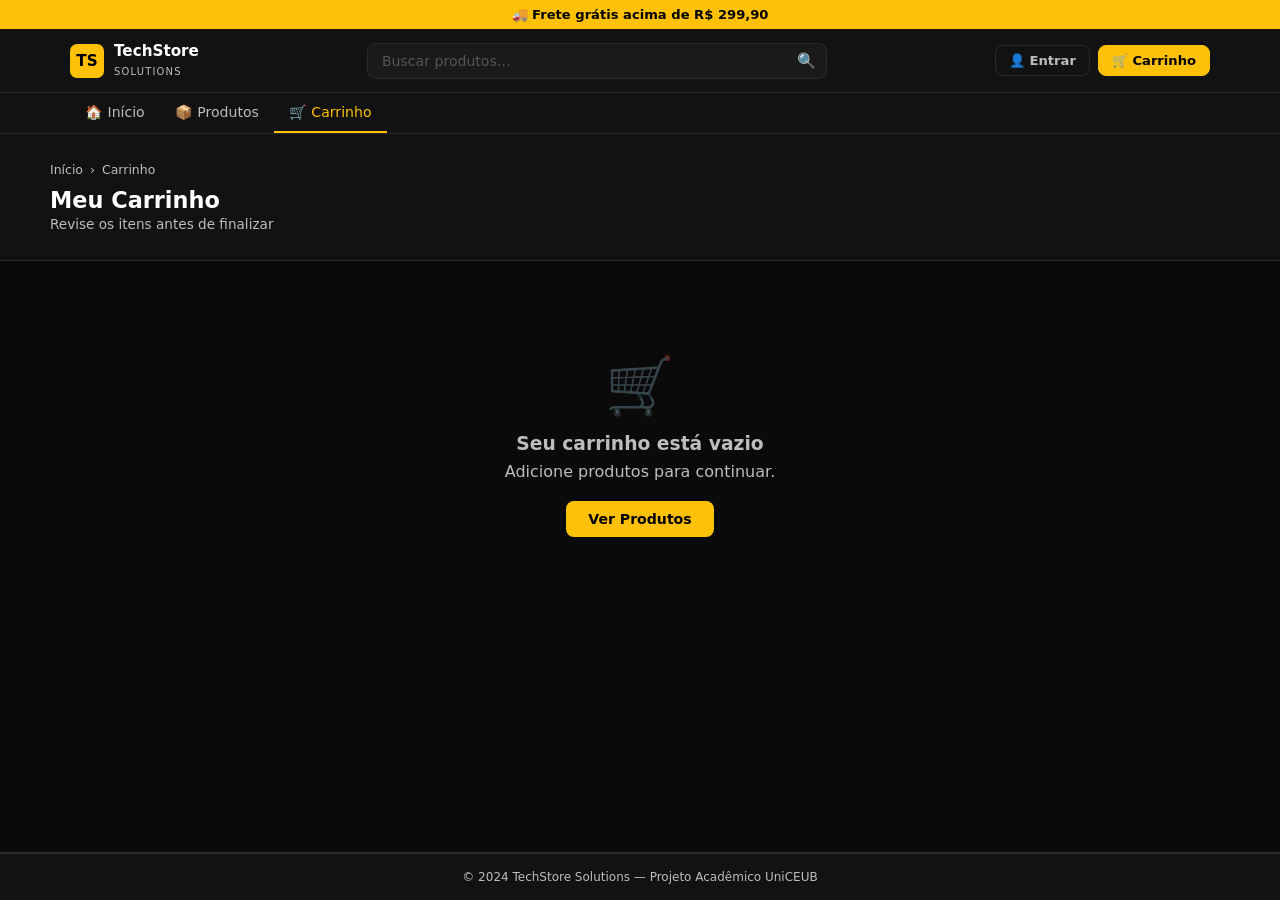
<file: frontend/carrinho.html>
<!DOCTYPE html>
<html lang="pt-br">
<head>
  <meta charset="UTF-8">
  <meta name="viewport" content="width=device-width, initial-scale=1.0">
  <title>Carrinho — TechStore Solutions</title>
  <link rel="stylesheet" href="css/style.css">
</head>
<body>

<div class="barra-topo">🚚 Frete grátis acima de <strong>R$ 299,90</strong></div>

<!-- Header -->
<header class="header">
  <div class="header-inner">
    <a href="index.html" class="logo">
      <div class="logo-box">TS</div>
      <div class="logo-text"><strong>TechStore</strong><span>Solutions</span></div>
    </a>
    <form class="header-busca" id="form-busca">
      <input type="text" id="input-busca" placeholder="Buscar produtos…">
      <button type="submit">🔍</button>
    </form>
    <div class="header-acoes">
      <a href="login.html"    class="btn-hdr">👤 Entrar</a>
      <a href="carrinho.html" class="btn-hdr amarelo" style="position:relative;">
        🛒 Carrinho
        <span class="badge-carrinho" id="badge-carrinho" style="display:none">0</span>
      </a>
    </div>
  </div>
</header>

<!-- Nav -->
<nav class="nav">
  <div class="nav-inner">
    <a href="index.html"    class="nav-link">🏠 Início</a>
    <a href="produtos.html" class="nav-link">📦 Produtos</a>
    <a href="carrinho.html" class="nav-link ativo">🛒 Carrinho</a>
  </div>
</nav>

<!-- Cabeçalho da página -->
<div class="pg-header">
  <div class="pg-header-inner">
    <div class="breadcrumb">
      <a href="index.html">Início</a> › <span>Carrinho</span>
    </div>
    <h1>Meu Carrinho</h1>
    <p>Revise os itens antes de finalizar</p>
  </div>
</div>

<!-- Layout do carrinho -->
<div class="carrinho-layout">

  <!-- Coluna esquerda: itens -->
  <div>
    <div style="display:flex;justify-content:flex-end;margin-bottom:10px;">
      <button onclick="limparCarrinho()" class="btn btn-outline btn-sm">🗑️ Limpar carrinho</button>
    </div>

    <div class="carrinho-tabela">
      <!-- Cabeçalho da tabela (oculto em mobile via CSS) -->
      <div class="carrinho-th">
        <span>Produto</span>
        <span>Preço</span>
        <span>Qtd</span>
        <span>Subtotal</span>
        <span></span>
      </div>
      <!-- Itens inseridos pelo JS -->
      <div id="carrinho-itens"></div>
    </div>

    <div style="margin-top:14px;">
      <a href="produtos.html" class="btn btn-outline btn-sm">← Continuar comprando</a>
    </div>
  </div>

  <!-- Coluna direita: resumo do pedido -->
  <div class="resumo">
    <div class="resumo-titulo">📋 Resumo do Pedido</div>

    <div class="resumo-linha">
      <span>Subtotal</span>
      <span id="res-subtotal">R$ 0,00</span>
    </div>
    <div class="resumo-linha">
      <span>Frete</span>
      <span id="res-frete">—</span>
    </div>
    <div class="resumo-total">
      <span>Total</span>
      <span id="res-total">R$ 0,00</span>
    </div>

    <!-- Aviso de frete grátis -->
    <div style="background:rgba(255,193,7,.07);border:1px solid rgba(255,193,7,.2);
                border-radius:6px;padding:9px 13px;font-size:.78rem;
                color:var(--muted);margin-top:12px;">
      🚚 Frete grátis acima de
      <strong style="color:var(--yellow)">R$ 299,90</strong>
    </div>

    <button onclick="finalizarPedido()"
            class="btn btn-primary btn-full" style="margin-top:18px;">
      ✅ Finalizar Compra
    </button>

    <div style="text-align:center;margin-top:12px;font-size:.75rem;color:var(--muted);">
      🔒 Pagamento 100% seguro
    </div>
  </div>

</div>

<!-- Footer -->
<footer class="footer">
  <div class="footer-bottom">
    © 2024 TechStore Solutions — Projeto Acadêmico UniCEUB
  </div>
</footer>

<div id="toast-wrap" class="toast-wrap"></div>
<script src="js/main.js"></script>
<script>
  /*
   * carrinho.html — gerencia os itens salvos em localStorage.
   * Ao finalizar, enviaria os dados ao backend (modelo Carrinho.php).
   */

  /* Renderiza todos os itens do carrinho na tela */
  function renderizarCarrinho() {
    var itens = obterCarrinho();
    var cont  = document.getElementById('carrinho-itens');

    if (itens.length === 0) {
      /* Substitui todo o layout pelo estado vazio */
      document.querySelector('.carrinho-layout').innerHTML =
        '<div class="carrinho-vazio" style="grid-column:1/-1;">'
        + '<div class="vazio-icon">🛒</div>'
        + '<h3 style="margin-bottom:8px;">Seu carrinho está vazio</h3>'
        + '<p style="margin-bottom:20px;color:var(--muted);">Adicione produtos para continuar.</p>'
        + '<a href="produtos.html" class="btn btn-primary">Ver Produtos</a>'
        + '</div>';
      return;
    }

    /* Gera HTML de cada item */
    cont.innerHTML = itens.map(function(item) {
      var sub = (item.preco * item.quantidade).toFixed(2).replace('.', ',');
      return '<div class="carrinho-item" id="item-' + item.id + '">'
        + '<div class="item-info">'
          + '<div class="item-img">' + (item.icone || '📦') + '</div>'
          + '<div>'
            + '<div class="item-nome">' + item.nome + '</div>'
            + '<div class="item-cat">'  + (item.categoria || '') + '</div>'
          + '</div>'
        + '</div>'
        + '<div>R$ ' + parseFloat(item.preco).toFixed(2).replace('.',',') + '</div>'
        + '<div class="qtd-grupo">'
          + '<button onclick="ajustarQtd(' + item.id + ',-1)">−</button>'
          + '<input type="number" value="' + item.quantidade + '" min="1"'
          + ' onchange="setQtd(' + item.id + ',this.value)">'
          + '<button onclick="ajustarQtd(' + item.id + ',1)">+</button>'
        + '</div>'
        + '<div class="item-sub">R$ ' + sub + '</div>'
        + '<button class="btn-rm" onclick="removerItem(' + item.id + ')" title="Remover">✕</button>'
        + '</div>';
    }).join('');

    calcularResumo(itens);
  }

  /* Calcula e exibe subtotal, frete e total */
  function calcularResumo(itens) {
    var sub   = itens.reduce(function(s, i) { return s + i.preco * i.quantidade; }, 0);
    var frete = sub >= 299.90 ? 0 : 19.90;

    document.getElementById('res-subtotal').textContent =
      'R$ ' + sub.toFixed(2).replace('.', ',');
    document.getElementById('res-frete').textContent =
      frete === 0 ? '🎉 Grátis' : 'R$ ' + frete.toFixed(2).replace('.', ',');
    document.getElementById('res-total').textContent =
      'R$ ' + (sub + frete).toFixed(2).replace('.', ',');
  }

  /* Aumenta ou diminui a quantidade (+1 ou -1) */
  function ajustarQtd(id, delta) {
    var c   = obterCarrinho();
    var idx = c.findIndex(function(i) { return i.id == id; });
    if (idx < 0) return;
    c[idx].quantidade = Math.max(1, c[idx].quantidade + delta);
    salvarCarrinho(c);
    renderizarCarrinho();
  }

  /* Define a quantidade diretamente pelo input */
  function setQtd(id, val) {
    var c   = obterCarrinho();
    var idx = c.findIndex(function(i) { return i.id == id; });
    if (idx < 0) return;
    var q = parseInt(val);
    c[idx].quantidade = isNaN(q) || q < 1 ? 1 : q;
    salvarCarrinho(c);
    renderizarCarrinho();
  }

  /* Remove um item do carrinho */
  function removerItem(id) {
    var c = obterCarrinho().filter(function(i) { return i.id != id; });
    salvarCarrinho(c);
    renderizarCarrinho();
    toast('Item removido do carrinho.', 'ok');
  }

  /* Limpa todos os itens */
  function limparCarrinho() {
    if (!confirm('Deseja limpar todos os itens do carrinho?')) return;
    salvarCarrinho([]);
    renderizarCarrinho();
  }

  /*
   * Finaliza o pedido.
   * Envia os itens ao backend seguindo o padrão dos controllers originais.
   * O modelo Carrinho.php e Pedido.php do backend são a referência.
   */
  function finalizarPedido() {
    var itens = obterCarrinho();
    if (itens.length === 0) { toast('Carrinho vazio!', 'err'); return; }

    if (!localStorage.getItem('ts_logado')) {
      toast('Faça login para finalizar o pedido.', 'err');
      setTimeout(function() { window.location.href = 'login.html'; }, 1400);
      return;
    }

    toast('Pedido finalizado com sucesso! 🎉', 'ok');
    salvarCarrinho([]);
    setTimeout(function() { renderizarCarrinho(); }, 600);
  }

  /* Inicializa o carrinho ao carregar a página */
  document.addEventListener('DOMContentLoaded', renderizarCarrinho);
</script>
</body>
</html>
</file>
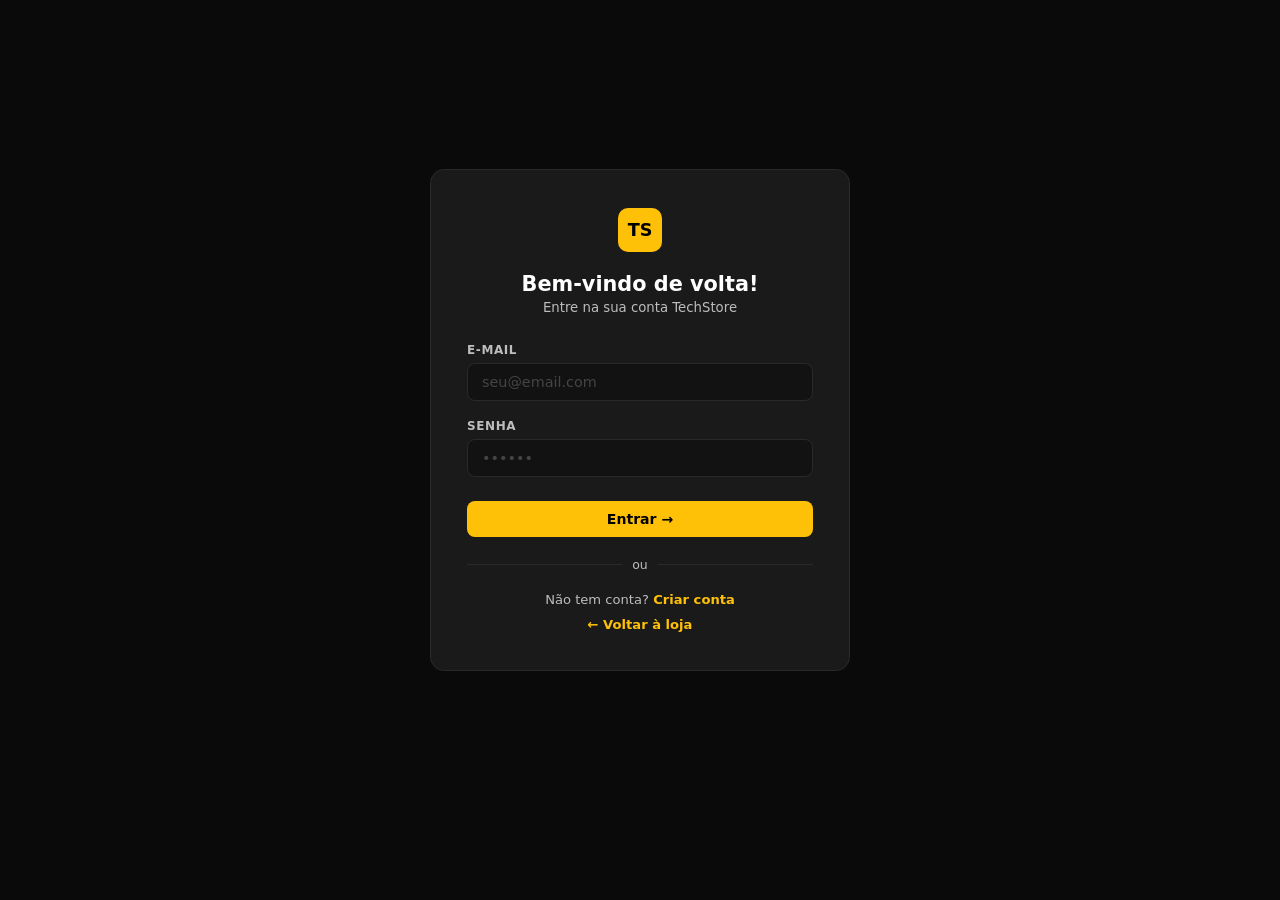
<file: frontend/login.html>
<!DOCTYPE html>
<html lang="pt-br">
<head>
  <meta charset="UTF-8">
  <meta name="viewport" content="width=device-width, initial-scale=1.0">
  <title>Login — TechStore Solutions</title>
  <link rel="stylesheet" href="css/style.css">
</head>
<body>

<div class="auth-page">
  <div class="auth-box">

    <!-- Logo -->
    <div style="text-align:center;margin-bottom:20px;">
      <div class="auth-logo-box">TS</div>
    </div>
    <h2>Bem-vindo de volta!</h2>
    <p class="auth-sub">Entre na sua conta TechStore</p>

    <!-- Mensagens de feedback -->
    <div class="msg-erro" id="msg-erro">⚠️ <span id="txt-erro"></span></div>

    <!-- Formulário de login -->
    <!-- Envia via fetch POST para LoginController.php (original do backend) -->
    <form id="form-login">

      <div class="campo">
        <label for="email">E-mail</label>
        <input type="email" id="email" name="email"
               placeholder="seu@email.com" required autocomplete="email">
      </div>

      <div class="campo">
        <label for="senha">Senha</label>
        <input type="password" id="senha" name="senha"
               placeholder="••••••" required autocomplete="current-password">
      </div>

      <button type="submit" id="btn-entrar" class="btn btn-primary btn-full"
              style="margin-top:6px;">
        Entrar →
      </button>

    </form>

    <div class="divisor">ou</div>

    <div class="auth-footer">
      Não tem conta? <a href="cadastro.html">Criar conta</a>
    </div>
    <div class="auth-footer" style="margin-top:10px;">
      <a href="index.html">← Voltar à loja</a>
    </div>

  </div>
</div>

<div id="toast-wrap" class="toast-wrap"></div>
<script src="js/main.js"></script>
<script>
  /*
   * login.html — envia as credenciais via fetch POST para
   * LoginController.php (arquivo original do backend).
   *
   * O LoginController.php original recebe:
   *   $_POST["email"]  e  $_POST["senha"]
   * e executa a query de autenticação.
   *
   * Como o controller original não retorna JSON (apenas
   * inicia a sessão PHP), adaptamos para capturar a
   * resposta e tratar o redirecionamento no JS.
   */

  var CONTROLLER = '../backend/controllers/LoginController.php';

  document.getElementById('form-login').addEventListener('submit', function(e) {
    e.preventDefault();

    var btn  = document.getElementById('btn-entrar');
    var erro = document.getElementById('msg-erro');
    var txtE = document.getElementById('txt-erro');

    btn.disabled    = true;
    btn.textContent = 'Entrando…';
    erro.style.display = 'none';

    /* Monta FormData com os campos que o controller original espera */
    var fd = new FormData();
    fd.append('email', document.getElementById('email').value.trim());
    fd.append('senha', document.getElementById('senha').value);

    fetch(CONTROLLER, { method: 'POST', body: fd })
      .then(function(r) { return r.text(); })
      .then(function(resposta) {
        /*
         * O LoginController.php original não retorna JSON.
         * Verificamos se houve redirecionamento (status 200
         * após session_start) ou texto de erro.
         * Se a resposta estiver vazia ou sem "erro", assumimos sucesso.
         */
        var respostaBaixa = resposta.toLowerCase();

        if (respostaBaixa.includes('erro') || respostaBaixa.includes('invalid') ||
            respostaBaixa.includes('incorreto') || respostaBaixa.includes('falhou')) {
          txtE.textContent    = 'E-mail ou senha incorretos.';
          erro.style.display  = 'block';
          btn.disabled        = false;
          btn.textContent     = 'Entrar →';
        } else {
          /* Login bem-sucedido → salva nome no localStorage e redireciona */
          localStorage.setItem('ts_logado', '1');
          toast('Login realizado com sucesso! 👋', 'ok');
          setTimeout(function() { window.location.href = 'index.html'; }, 900);
        }
      })
      .catch(function() {
        txtE.textContent    = 'Erro de conexão. Verifique o servidor PHP.';
        erro.style.display  = 'block';
        btn.disabled        = false;
        btn.textContent     = 'Entrar →';
      });
  });
</script>
</body>
</html>
</file>
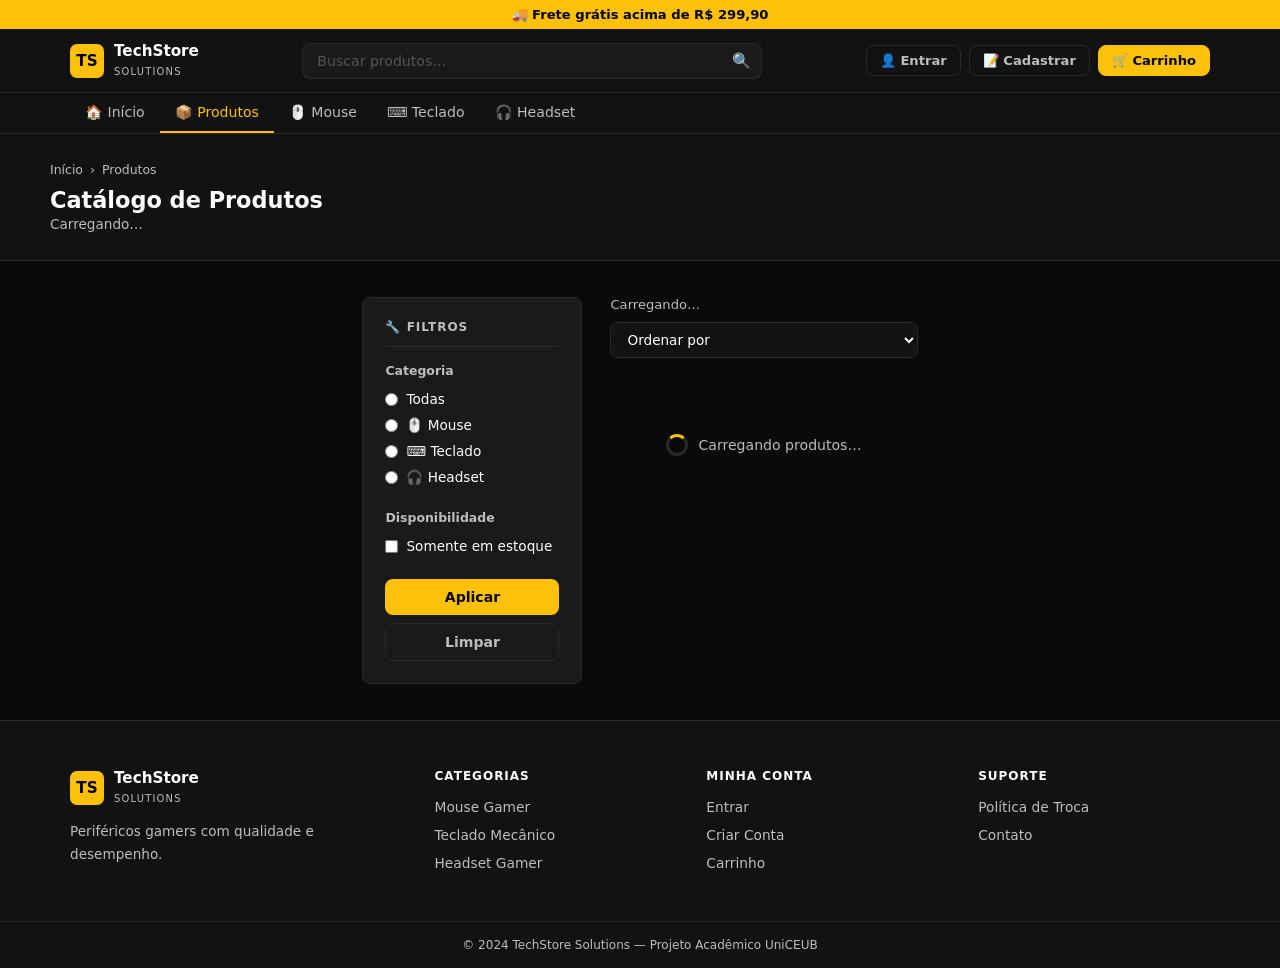
<file: frontend/produtos.html>
<!DOCTYPE html>
<html lang="pt-br">
<head>
  <meta charset="UTF-8">
  <meta name="viewport" content="width=device-width, initial-scale=1.0">
  <title>Produtos — TechStore Solutions</title>
  <link rel="stylesheet" href="css/style.css">
</head>
<body>

<div class="barra-topo">
  🚚 Frete grátis acima de <strong>R$ 299,90</strong>
</div>

<!-- Header -->
<header class="header">
  <div class="header-inner">
    <a href="index.html" class="logo">
      <div class="logo-box">TS</div>
      <div class="logo-text"><strong>TechStore</strong><span>Solutions</span></div>
    </a>
    <form class="header-busca" id="form-busca">
      <input type="text" id="input-busca" placeholder="Buscar produtos…">
      <button type="submit">🔍</button>
    </form>
    <div class="header-acoes">
      <a href="login.html"    class="btn-hdr">👤 Entrar</a>
      <a href="cadastro.html" class="btn-hdr">📝 Cadastrar</a>
      <a href="carrinho.html" class="btn-hdr amarelo" style="position:relative;">
        🛒 Carrinho
        <span class="badge-carrinho" id="badge-carrinho" style="display:none">0</span>
      </a>
    </div>
  </div>
</header>

<!-- Nav -->
<nav class="nav">
  <div class="nav-inner">
    <a href="index.html"    class="nav-link">🏠 Início</a>
    <a href="produtos.html" class="nav-link ativo">📦 Produtos</a>
    <a href="produtos.html?categoria=Mouse"   class="nav-link">🖱️ Mouse</a>
    <a href="produtos.html?categoria=Teclado" class="nav-link">⌨️ Teclado</a>
    <a href="produtos.html?categoria=Headset" class="nav-link">🎧 Headset</a>
  </div>
</nav>

<!-- Cabeçalho da página -->
<div class="pg-header">
  <div class="pg-header-inner">
    <div class="breadcrumb">
      <a href="index.html">Início</a> › <span>Produtos</span>
    </div>
    <h1>Catálogo de Produtos</h1>
    <p id="subtitulo-pg">Carregando…</p>
  </div>
</div>

<!-- Layout: filtros + grid -->
<div class="produtos-layout">

  <!-- Filtros laterais -->
  <aside class="filtros">
    <div class="filtros-titulo">🔧 Filtros</div>

    <div class="filtro-grupo">
      <span class="filtro-label">Categoria</span>
      <label class="filtro-opcao">
        <input type="radio" name="categoria" value=""> Todas
      </label>
      <label class="filtro-opcao">
        <input type="radio" name="categoria" value="Mouse"> 🖱️ Mouse
      </label>
      <label class="filtro-opcao">
        <input type="radio" name="categoria" value="Teclado"> ⌨️ Teclado
      </label>
      <label class="filtro-opcao">
        <input type="radio" name="categoria" value="Headset"> 🎧 Headset
      </label>
    </div>

    <div class="filtro-grupo">
      <span class="filtro-label">Disponibilidade</span>
      <label class="filtro-opcao">
        <input type="checkbox" id="filtro-estoque"> Somente em estoque
      </label>
    </div>

    <button class="btn btn-primary btn-full" onclick="aplicarFiltros()">Aplicar</button>
    <button class="btn btn-outline btn-full" style="margin-top:8px;" onclick="limparFiltros()">Limpar</button>
  </aside>

  <!-- Área dos produtos -->
  <main>
    <div class="toolbar">
      <span id="contagem-txt">Carregando…</span>
      <select class="select-f" id="select-ordem" onchange="aplicarFiltros()">
        <option value="">Ordenar por</option>
        <option value="nome">Nome A–Z</option>
        <option value="preco-asc">Menor preço</option>
        <option value="preco-desc">Maior preço</option>
      </select>
    </div>

    <!-- Grid populado pelo JS via ListarProdutos.php -->
    <div class="produtos-grid" id="produtos-grid">
      <div class="loading"><div class="spin"></div> Carregando produtos…</div>
    </div>

    <!-- Paginação -->
    <div class="paginacao" id="paginacao"></div>
  </main>

</div>

<!-- Footer -->
<footer class="footer">
  <div class="footer-grid">
    <div class="footer-sobre">
      <div class="logo">
        <div class="logo-box">TS</div>
        <div class="logo-text"><strong>TechStore</strong><span>Solutions</span></div>
      </div>
      <p>Periféricos gamers com qualidade e desempenho.</p>
    </div>
    <div class="footer-col">
      <h4>Categorias</h4>
      <ul>
        <li><a href="produtos.html?categoria=Mouse">Mouse Gamer</a></li>
        <li><a href="produtos.html?categoria=Teclado">Teclado Mecânico</a></li>
        <li><a href="produtos.html?categoria=Headset">Headset Gamer</a></li>
      </ul>
    </div>
    <div class="footer-col">
      <h4>Minha Conta</h4>
      <ul>
        <li><a href="login.html">Entrar</a></li>
        <li><a href="cadastro.html">Criar Conta</a></li>
        <li><a href="carrinho.html">Carrinho</a></li>
      </ul>
    </div>
    <div class="footer-col">
      <h4>Suporte</h4>
      <ul>
        <li><a href="#">Política de Troca</a></li>
        <li><a href="#">Contato</a></li>
      </ul>
    </div>
  </div>
  <div class="footer-bottom">
    © 2024 TechStore Solutions — Projeto Acadêmico UniCEUB
  </div>
</footer>

<div id="toast-wrap" class="toast-wrap"></div>
<script src="js/main.js"></script>
<script>
  /*
   * produtos.html — lógica de listagem, filtro e paginação.
   * Busca dados do ListarProdutos.php (controller original).
   * O controller faz: SELECT * FROM produtos e retorna
   * "nome - R$ preco<br>" por linha.
   * O JS parseia, filtra, ordena e renderiza os cards.
   */

  var ICONES   = { 'Mouse':'🖱️', 'Teclado':'⌨️', 'Headset':'🎧' };

  /* Mapeamento de nome do produto → arquivo de imagem em assets/images/ */
  var IMAGENS = {
    'Logitech G Pro X Superlight': 'assets/images/Logitech-G-Pro-X-Superlight.jpg',
    'Logitech G502 Hero':           'assets/images/Logitech-G502-Hero.jpg',
    'Razer DeathAdder V3':          'assets/images/Razer-DeathAdder-V3.jpg',
    'Redragon Kumara K552':         'assets/images/Redragon Kumara K552.jpg',
    'HyperX Alloy Origins':         'assets/images/HyperX-Alloy-Origins.jpg',
    'Logitech G915 TKL':            'assets/images/Logitech-G915-TKL.jpg',
    'HyperX Cloud II':              'assets/images/HyperX Cloud II.jpg',
    'Logitech G Pro X Headset':     'assets/images/Logitech-G-Pro-X-Headset.jpg',
    'Razer BlackShark V2':          'assets/images/Razer-BlackShark-V2.jpg'
  };

  function getImagem(nome) {
    /* Busca exata primeiro */
    if (IMAGENS[nome]) return IMAGENS[nome];
    /* Busca parcial (útil para nomes vindos do backend) */
    var nomeLower = nome.toLowerCase();
    for (var key in IMAGENS) {
      if (nomeLower.includes(key.toLowerCase()) || key.toLowerCase().includes(nomeLower)) {
        return IMAGENS[key];
      }
    }
    return null;
  }
  var API      = '../backend/controllers/ListarProdutos.php';
  var POR_PAG  = 6;            /* produtos por página */
  var pagAtual = 1;
  var todosProdutos  = [];     /* todos carregados do backend */
  var prodsFiltrados = [];     /* após aplicar filtros */

  /* Dados de exemplo usados como fallback se o backend não responder */
  var FALLBACK = [
    { id:1, nome:'Logitech G Pro X Superlight', preco:599.90, estoque:15, categoria:'Mouse'   },
    { id:2, nome:'Logitech G502 Hero',           preco:299.90, estoque:22, categoria:'Mouse'   },
    { id:3, nome:'Razer DeathAdder V3',           preco:449.90, estoque:8,  categoria:'Mouse'   },
    { id:4, nome:'Redragon Kumara K552',          preco:199.90, estoque:30, categoria:'Teclado' },
    { id:5, nome:'HyperX Alloy Origins',          preco:549.90, estoque:12, categoria:'Teclado' },
    { id:6, nome:'Logitech G915 TKL',             preco:1199.90,estoque:5,  categoria:'Teclado' },
    { id:7, nome:'HyperX Cloud II',               preco:499.90, estoque:18, categoria:'Headset' },
    { id:8, nome:'Logitech G Pro X Headset',      preco:699.90, estoque:10, categoria:'Headset' },
    { id:9, nome:'Razer BlackShark V2',            preco:599.90, estoque:7,  categoria:'Headset' }
  ];

  /* ── Inicialização ── */
  document.addEventListener('DOMContentLoaded', function() {
    lerURLeFiltrar();
    carregarProdutos();
  });

  /* Lê parâmetros da URL (?categoria=Mouse&busca=termo) */
  function lerURLeFiltrar() {
    var params = new URLSearchParams(window.location.search);
    var cat    = params.get('categoria') || '';
    var busca  = params.get('busca')     || '';

    /* Marca o radio da categoria correspondente */
    document.querySelectorAll('input[name="categoria"]').forEach(function(r) {
      r.checked = (r.value === cat);
    });

    /* Preenche a busca no header se veio por URL */
    if (busca) {
      var ib = document.getElementById('input-busca');
      if (ib) ib.value = busca;
    }
  }

  /* ── Carrega produtos do ListarProdutos.php ── */
  function carregarProdutos() {
    fetch(API)
      .then(function(r) { return r.text(); })
      .then(function(txt) {
        /*
         * O ListarProdutos.php original faz:
         *   echo $produto["nome"] . " - R$ " . $produto["preco"] . "<br>";
         * Parseamos cada linha para extrair nome e preço.
         */
        var linhas = txt.trim().split('<br>').filter(function(l) { return l.trim(); });

        if (linhas.length === 0) {
          usarFallback();
          return;
        }

        todosProdutos = linhas.map(function(linha, idx) {
          var partes = linha.split(' - R$ ');
          var nome   = partes[0] ? partes[0].trim() : 'Produto';
          var preco  = partes[1] ? parseFloat(partes[1].trim().replace(',', '.')) : 0;

          /* Infere a categoria a partir do nome (heurística simples) */
          var categoria = 'Mouse';
          var nomeLower = nome.toLowerCase();
          if (nomeLower.includes('teclado') || nomeLower.includes('kumara') ||
              nomeLower.includes('alloy')   || nomeLower.includes('g915') ||
              nomeLower.includes('k552'))     { categoria = 'Teclado'; }
          else if (nomeLower.includes('headset') || nomeLower.includes('cloud') ||
                   nomeLower.includes('blackshark')) { categoria = 'Headset'; }

          return { id: idx + 1, nome: nome, preco: preco, estoque: 10, categoria: categoria };
        });

        aplicarFiltros();
      })
      .catch(function() { usarFallback(); });
  }

  function usarFallback() {
    todosProdutos = FALLBACK;
    aplicarFiltros();
  }

  /* ── Aplica filtros + ordenação e re-renderiza ── */
  function aplicarFiltros() {
    /* Categoria selecionada */
    var catSel = '';
    document.querySelectorAll('input[name="categoria"]').forEach(function(r) {
      if (r.checked) catSel = r.value;
    });

    /* Texto de busca */
    var busca = (document.getElementById('input-busca') || {}).value || '';
    busca = busca.toLowerCase().trim();

    /* Somente em estoque */
    var apenasEstoque = document.getElementById('filtro-estoque').checked;

    /* Filtra */
    prodsFiltrados = todosProdutos.filter(function(p) {
      var passaCat     = !catSel || p.categoria === catSel;
      var passaBusca   = !busca  || p.nome.toLowerCase().includes(busca);
      var passaEstoque = !apenasEstoque || p.estoque > 0;
      return passaCat && passaBusca && passaEstoque;
    });

    /* Ordena */
    var ordem = document.getElementById('select-ordem').value;
    if (ordem === 'nome') {
      prodsFiltrados.sort(function(a, b) { return a.nome.localeCompare(b.nome); });
    } else if (ordem === 'preco-asc') {
      prodsFiltrados.sort(function(a, b) { return a.preco - b.preco; });
    } else if (ordem === 'preco-desc') {
      prodsFiltrados.sort(function(a, b) { return b.preco - a.preco; });
    }

    pagAtual = 1;
    renderizarPagina();
  }

  function limparFiltros() {
    document.querySelectorAll('input[name="categoria"]')[0].checked = true;
    document.getElementById('filtro-estoque').checked = false;
    document.getElementById('select-ordem').value     = '';
    var ib = document.getElementById('input-busca');
    if (ib) ib.value = '';
    aplicarFiltros();
  }

  /* ── Renderiza a página atual ── */
  function renderizarPagina() {
    var grid = document.getElementById('produtos-grid');
    var total = prodsFiltrados.length;

    /* Atualiza texto de contagem */
    document.getElementById('contagem-txt').textContent =
      total + ' produto(s) encontrado(s)';
    document.getElementById('subtitulo-pg').textContent =
      total + ' produto(s) no catálogo';

    if (total === 0) {
      grid.innerHTML = '<div class="vazio"><div class="vazio-icon">😔</div>Nenhum produto encontrado.</div>';
      document.getElementById('paginacao').innerHTML = '';
      return;
    }

    /* Fatia a página */
    var inicio = (pagAtual - 1) * POR_PAG;
    var fim    = inicio + POR_PAG;
    var pagina = prodsFiltrados.slice(inicio, fim);

    grid.innerHTML = pagina.map(criarCard).join('');
    renderizarPaginacao(total);
  }

  /* ── Cria HTML de um card ── */
  function criarCard(p) {
    var ic     = ICONES[p.categoria] || '🎮';
    var ok     = p.estoque === undefined || p.estoque > 0;
    var imgSrc = getImagem(p.nome);
    var imgHtml;
    if (imgSrc) {
      imgHtml = '<img src="' + imgSrc + '" alt="' + p.nome + '" '
        + 'style="width:100%;height:100%;object-fit:contain;" '
        + 'onerror="this.style.display='none';this.parentNode.querySelector('.card-img-fallback').style.display='flex'">'
        + '<span class="card-img-fallback" style="display:none;width:100%;height:100%;align-items:center;justify-content:center;font-size:3rem">' + ic + '</span>';
    } else {
      imgHtml = ic;
    }
    return '<div class="card-produto">'
      + '<div class="card-img">' + imgHtml
      + '<span class="' + (ok ? 'badge-ok' : 'badge-off') + '">'
      + (ok ? 'Em estoque' : 'Esgotado') + '</span></div>'
      + '<div class="card-body">'
      + '<span class="badge-cat">' + p.categoria + '</span>'
      + '<div class="card-nome">' + p.nome + '</div>'
      + '<div class="card-preco">R$ ' + parseFloat(p.preco).toFixed(2).replace('.',',') + '</div>'
      + '<div class="card-parcela">em até 10× sem juros</div>'
      + '<button class="btn-add"' + (!ok ? ' disabled' : '') + ' onclick=\'adicionarAoCarrinho('
      + JSON.stringify({ id: p.id, nome: p.nome, preco: p.preco, categoria: p.categoria, icone: ic })
      + ')\'>'
      + '🛒 Adicionar</button>'
      + '</div></div>';
  }

  /* ── Renderiza a paginação ── */
  function renderizarPaginacao(total) {
    var totalPags = Math.ceil(total / POR_PAG);
    var pg = document.getElementById('paginacao');

    if (totalPags <= 1) { pg.innerHTML = ''; return; }

    var html = '<button ' + (pagAtual === 1 ? 'disabled' : '')
      + ' onclick="irPagina(' + (pagAtual - 1) + ')">‹</button>';

    for (var i = 1; i <= totalPags; i++) {
      html += '<button class="' + (i === pagAtual ? 'ativo' : '') + '"'
        + ' onclick="irPagina(' + i + ')">' + i + '</button>';
    }

    html += '<button ' + (pagAtual === totalPags ? 'disabled' : '')
      + ' onclick="irPagina(' + (pagAtual + 1) + ')">›</button>';

    pg.innerHTML = html;
  }

  function irPagina(n) {
    pagAtual = n;
    renderizarPagina();
    window.scrollTo({ top: 0, behavior: 'smooth' });
  }
</script>
</body>
</html>
</file>
<file: frontend/css/style.css>
/*
 * TechStore Solutions — frontend/css/style.css
 * Paleta: #0A0A0A · #FFC107 · #FFFFFF
 */

/* ── Variáveis ── */
:root {
  --bg:       #0A0A0A;
  --surface:  #121212;
  --card:     #1A1A1A;
  --border:   #2A2A2A;
  --yellow:   #FFC107;
  --yellow2:  #FFB300;
  --text:     #FFFFFF;
  --muted:    #BDBDBD;
  --danger:   #F44336;
  --success:  #4CAF50;
  --radius:   8px;
  --font:     'Segoe UI', system-ui, sans-serif;
  --shadow:   0 4px 24px rgba(0,0,0,.5);
  --tr:       .22s ease;
}

/* ── Reset ── */
*, *::before, *::after { box-sizing: border-box; margin: 0; padding: 0; }
html  { scroll-behavior: smooth; }
body  { background: var(--bg); color: var(--text); font-family: var(--font);
        min-height: 100vh; display: flex; flex-direction: column; }
a     { text-decoration: none; color: inherit; }
ul    { list-style: none; }
img   { display: block; max-width: 100%; }
button{ cursor: pointer; border: none; font-family: var(--font); }
input, select { font-family: var(--font); }

/* ── Utilitário ── */
.container { max-width: 1180px; margin: 0 auto; padding: 0 20px; }

/* ── Barra topo ── */
.barra-topo {
  background: var(--yellow); color: #000;
  text-align: center; padding: 7px 20px;
  font-size: .82rem; font-weight: 700;
}

/* ── Header ── */
.header {
  background: var(--surface); border-bottom: 1px solid var(--border);
  position: sticky; top: 0; z-index: 200;
}
.header-inner {
  display: flex; align-items: center; justify-content: space-between;
  gap: 16px; padding: 13px 20px; max-width: 1180px; margin: 0 auto;
}
.logo { display: flex; align-items: center; gap: 10px; flex-shrink: 0; }
.logo-box {
  width: 34px; height: 34px; background: var(--yellow); border-radius: 7px;
  display: flex; align-items: center; justify-content: center;
  font-size: .95rem; font-weight: 900; color: #000;
}
.logo-text strong { font-size: .95rem; font-weight: 800; display: block; }
.logo-text span   { font-size: .62rem; color: var(--muted); letter-spacing: 1.2px; text-transform: uppercase; }

/* Busca */
.header-busca { flex: 1; max-width: 460px; display: flex; position: relative; }
.header-busca input {
  width: 100%; background: var(--card); border: 1px solid var(--border);
  color: var(--text); padding: 9px 42px 9px 14px;
  border-radius: var(--radius); font-size: .88rem; transition: border-color var(--tr);
}
.header-busca input:focus  { outline: none; border-color: var(--yellow); }
.header-busca input::placeholder { color: #555; }
.header-busca button {
  position: absolute; right: 11px; top: 50%; transform: translateY(-50%);
  background: none; color: var(--muted); font-size: .95rem; transition: color var(--tr);
}
.header-busca button:hover { color: var(--yellow); }

/* Ações header */
.header-acoes { display: flex; align-items: center; gap: 8px; flex-shrink: 0; }
.btn-hdr {
  background: none; color: var(--muted); font-size: .82rem; font-weight: 600;
  padding: 7px 13px; border-radius: var(--radius); border: 1px solid var(--border);
  transition: all var(--tr); display: flex; align-items: center; gap: 5px; cursor: pointer;
}
.btn-hdr:hover { color: var(--text); border-color: var(--yellow); }
.btn-hdr.amarelo { background: var(--yellow); color: #000; border-color: var(--yellow); font-weight: 700; position: relative; }
.btn-hdr.amarelo:hover { background: var(--yellow2); border-color: var(--yellow2); }
.badge-carrinho {
  position: absolute; top: -6px; right: -6px;
  background: var(--danger); color: #fff; font-size: .6rem; font-weight: 800;
  width: 17px; height: 17px; border-radius: 50%;
  display: flex; align-items: center; justify-content: center;
}

/* ── Nav ── */
.nav { background: var(--surface); border-bottom: 1px solid var(--border); }
.nav-inner { max-width: 1180px; margin: 0 auto; padding: 0 20px; display: flex; }
.nav-link {
  color: var(--muted); font-size: .88rem; font-weight: 500;
  padding: 11px 15px; border-bottom: 2px solid transparent; transition: all var(--tr);
}
.nav-link:hover, .nav-link.ativo { color: var(--yellow); border-bottom-color: var(--yellow); }

/* ── Botões ── */
.btn {
  display: inline-flex; align-items: center; justify-content: center;
  gap: 7px; font-weight: 700; font-size: .88rem; padding: 10px 22px;
  border-radius: var(--radius); border: none; cursor: pointer; transition: background var(--tr);
}
.btn-primary  { background: var(--yellow); color: #000; }
.btn-primary:hover  { background: var(--yellow2); }
.btn-outline  { background: transparent; border: 1px solid var(--border); color: var(--muted); }
.btn-outline:hover  { border-color: var(--yellow); color: var(--text); }
.btn-danger   { background: rgba(244,67,54,.12); color: var(--danger); border: 1px solid rgba(244,67,54,.25); }
.btn-sm   { font-size: .78rem; padding: 6px 14px; }
.btn-full { width: 100%; }

/* ── Hero ── */
.hero {
  background: radial-gradient(ellipse 70% 50% at 60% 50%, rgba(255,193,7,.06) 0%, transparent 70%),
              linear-gradient(135deg, var(--surface) 0%, var(--bg) 60%);
  padding: 72px 20px;
}
.hero-inner { max-width: 1180px; margin: 0 auto; display: flex; align-items: center; justify-content: space-between; gap: 48px; }
.hero-tag {
  display: inline-flex; align-items: center; gap: 7px;
  background: rgba(255,193,7,.1); border: 1px solid rgba(255,193,7,.3);
  color: var(--yellow); font-size: .72rem; font-weight: 700;
  padding: 5px 13px; border-radius: 50px; letter-spacing: 1px;
  text-transform: uppercase; margin-bottom: 18px;
}
.hero-title { font-size: clamp(1.8rem, 3.8vw, 2.7rem); font-weight: 800; line-height: 1.15; margin-bottom: 18px; }
.hero-title span { color: var(--yellow); }
.hero-desc  { color: var(--muted); font-size: .95rem; margin-bottom: 32px; line-height: 1.7; }
.hero-btns  { display: flex; gap: 14px; flex-wrap: wrap; }
.hero-stats { display: flex; gap: 28px; margin-top: 36px; padding-top: 28px; border-top: 1px solid var(--border); }
.hero-stat strong { display: block; font-size: 1.4rem; font-weight: 800; color: var(--yellow); }
.hero-stat span   { font-size: .75rem; color: var(--muted); }
.hero-card {
  background: var(--card); border: 1px solid var(--border); border-radius: 14px;
  padding: 28px; text-align: center; flex-shrink: 0; width: 280px; position: relative;
}
.hero-card::before {
  content: ''; position: absolute; top: 0; left: 0; right: 0; height: 3px;
  background: linear-gradient(90deg, var(--yellow), var(--yellow2)); border-radius: 14px 14px 0 0;
}
.hero-card-icon  { font-size: 4rem; margin-bottom: 14px; }
.hero-card h3    { font-size: .95rem; font-weight: 700; margin-bottom: 6px; }
.hero-card p     { color: var(--muted); font-size: .8rem; margin-bottom: 16px; }
.hero-card-price { font-size: 1.8rem; font-weight: 800; color: var(--yellow); }

/* ── Seções ── */
.secao     { padding: 60px 20px; }
.secao-alt { background: var(--surface); }
.secao-header { display: flex; align-items: flex-end; justify-content: space-between; margin-bottom: 28px; flex-wrap: wrap; gap: 10px; }
.secao-titulo { font-size: 1.5rem; font-weight: 800; }
.secao-titulo span { color: var(--yellow); }
.secao-sub    { color: var(--muted); font-size: .85rem; margin-top: 4px; }
.link-ver     { color: var(--yellow); font-size: .85rem; font-weight: 700; white-space: nowrap; }
.link-ver:hover { color: var(--yellow2); }

/* ── Categorias ── */
.cats-grid { display: grid; grid-template-columns: repeat(auto-fit, minmax(180px, 1fr)); gap: 16px; }
.cat-card {
  background: var(--card); border: 1px solid var(--border); border-radius: var(--radius);
  padding: 24px 18px; text-align: center; cursor: pointer;
  transition: all var(--tr); color: var(--text);
}
.cat-card:hover { border-color: var(--yellow); transform: translateY(-2px); }
.cat-icon { font-size: 2rem; margin-bottom: 10px; }
.cat-nome { font-size: .9rem; font-weight: 700; }
.cat-qtd  { font-size: .75rem; color: var(--muted); margin-top: 3px; }

/* ── Grid de produtos ── */
.produtos-grid { display: grid; grid-template-columns: repeat(auto-fill, minmax(240px, 1fr)); gap: 20px; }

/* ── Card de produto ── */
.card-produto {
  background: var(--card); border: 1px solid var(--border);
  border-radius: var(--radius); overflow: hidden;
  display: flex; flex-direction: column;
  transition: border-color var(--tr), transform var(--tr), box-shadow var(--tr);
}
.card-produto:hover { border-color: rgba(255,193,7,.4); transform: translateY(-3px); box-shadow: var(--shadow); }
.card-img {
  height: 180px; background: #111;
  display: flex; align-items: center; justify-content: center;
  font-size: 3.5rem; position: relative;
}
.badge-cat {
  display: inline-block; background: rgba(255,193,7,.12); color: var(--yellow);
  font-size: .68rem; font-weight: 700; padding: 3px 9px; border-radius: 50px;
  text-transform: uppercase; letter-spacing: .5px;
}
.badge-ok  { position: absolute; top: 8px; right: 8px; font-size: .68rem; font-weight: 700; padding: 3px 8px; border-radius: 4px; background: rgba(76,175,80,.12); color: var(--success); border: 1px solid rgba(76,175,80,.25); }
.badge-off { position: absolute; top: 8px; right: 8px; font-size: .68rem; font-weight: 700; padding: 3px 8px; border-radius: 4px; background: rgba(244,67,54,.12); color: var(--danger); border: 1px solid rgba(244,67,54,.25); }
.card-body { padding: 16px; flex: 1; display: flex; flex-direction: column; gap: 6px; }
.card-nome   { font-size: .92rem; font-weight: 700; line-height: 1.35; }
.card-preco  { font-size: 1.25rem; font-weight: 800; color: var(--yellow); }
.card-parcela{ font-size: .72rem; color: var(--muted); }
.btn-add {
  margin-top: auto; background: var(--yellow); color: #000; font-weight: 700;
  font-size: .82rem; padding: 10px; border-radius: var(--radius); width: 100%;
  display: flex; align-items: center; justify-content: center; gap: 6px; transition: background var(--tr);
}
.btn-add:hover    { background: var(--yellow2); }
.btn-add:disabled { background: var(--border); color: var(--muted); cursor: not-allowed; }

/* ── Banner promo ── */
.banner-promo {
  background: linear-gradient(135deg, #1a1300, var(--bg));
  border: 1px solid rgba(255,193,7,.25); border-radius: 12px;
  padding: 40px 36px; display: flex; align-items: center;
  justify-content: space-between; gap: 24px; flex-wrap: wrap;
}
.banner-promo h2 { font-size: 1.6rem; font-weight: 800; }
.banner-promo p  { color: var(--muted); font-size: .88rem; margin-top: 6px; }

/* ── Página interna: header ── */
.pg-header { background: var(--surface); border-bottom: 1px solid var(--border); padding: 28px 20px; }
.pg-header-inner { max-width: 1180px; margin: 0 auto; }
.pg-header h1 { font-size: 1.4rem; font-weight: 800; }
.pg-header p  { color: var(--muted); font-size: .85rem; margin-top: 3px; }
.breadcrumb   { display: flex; align-items: center; gap: 7px; font-size: .78rem; color: var(--muted); margin-bottom: 10px; }
.breadcrumb a:hover { color: var(--yellow); }

/* ── Layout produtos ── */
.produtos-layout { max-width: 1180px; margin: 36px auto; padding: 0 20px; display: grid; grid-template-columns: 220px 1fr; gap: 28px; align-items: start; }
.filtros { background: var(--card); border: 1px solid var(--border); border-radius: var(--radius); padding: 22px; position: sticky; top: 80px; }
.filtros-titulo { font-size: .75rem; font-weight: 800; text-transform: uppercase; letter-spacing: 1px; color: var(--muted); padding-bottom: 12px; border-bottom: 1px solid var(--border); margin-bottom: 16px; }
.filtro-grupo   { margin-bottom: 20px; }
.filtro-label   { font-size: .78rem; font-weight: 700; color: var(--muted); margin-bottom: 8px; display: block; }
.filtro-opcao   { display: flex; align-items: center; gap: 8px; padding: 5px 0; font-size: .85rem; cursor: pointer; }
.filtro-opcao input { accent-color: var(--yellow); }
.filtro-opcao:hover { color: var(--yellow); }
.select-f { width: 100%; background: var(--surface); color: var(--text); border: 1px solid var(--border); border-radius: var(--radius); padding: 8px 12px; font-size: .85rem; cursor: pointer; }
.select-f:focus { outline: none; border-color: var(--yellow); }
.toolbar { display: flex; align-items: center; justify-content: space-between; margin-bottom: 20px; flex-wrap: wrap; gap: 10px; }
.toolbar span { font-size: .82rem; color: var(--muted); }
.paginacao { display: flex; justify-content: center; gap: 7px; margin-top: 40px; }
.paginacao button { width: 36px; height: 36px; border-radius: var(--radius); background: var(--card); border: 1px solid var(--border); color: var(--text); font-size: .85rem; font-weight: 600; transition: all var(--tr); }
.paginacao button:hover, .paginacao button.ativo { background: var(--yellow); border-color: var(--yellow); color: #000; }

/* ── Carrinho ── */
.carrinho-layout { max-width: 1060px; margin: 36px auto; padding: 0 20px; display: grid; grid-template-columns: 1fr 320px; gap: 28px; align-items: start; }
.carrinho-tabela { background: var(--card); border: 1px solid var(--border); border-radius: var(--radius); overflow: hidden; }
.carrinho-th { background: var(--surface); padding: 12px 18px; display: grid; grid-template-columns: 2fr 1fr 1fr 1fr auto; gap: 14px; font-size: .72rem; font-weight: 700; text-transform: uppercase; letter-spacing: .5px; color: var(--muted); border-bottom: 1px solid var(--border); }
.carrinho-item { padding: 18px; display: grid; grid-template-columns: 2fr 1fr 1fr 1fr auto; gap: 14px; align-items: center; border-bottom: 1px solid var(--border); }
.carrinho-item:last-child { border-bottom: none; }
.item-img  { width: 52px; height: 52px; background: var(--surface); border-radius: 6px; display: flex; align-items: center; justify-content: center; font-size: 1.6rem; flex-shrink: 0; }
.item-info { display: flex; align-items: center; gap: 12px; }
.item-nome { font-size: .88rem; font-weight: 700; }
.item-cat  { font-size: .72rem; color: var(--muted); }
.item-sub  { font-weight: 700; color: var(--yellow); }
.qtd-grupo { display: flex; align-items: center; border: 1px solid var(--border); border-radius: 6px; overflow: hidden; }
.qtd-grupo button { width: 28px; height: 30px; background: var(--surface); color: var(--text); font-weight: 700; transition: background var(--tr); }
.qtd-grupo button:hover { background: var(--border); }
.qtd-grupo input { width: 38px; text-align: center; background: var(--card); color: var(--text); border: none; border-left: 1px solid var(--border); border-right: 1px solid var(--border); padding: 5px 0; font-size: .88rem; font-weight: 700; }
.btn-rm { background: none; color: var(--muted); width: 30px; height: 30px; border-radius: 5px; display: flex; align-items: center; justify-content: center; transition: all var(--tr); }
.btn-rm:hover { background: rgba(244,67,54,.1); color: var(--danger); }
.carrinho-vazio { text-align: center; padding: 56px 20px; color: var(--muted); }
.resumo { background: var(--card); border: 1px solid var(--border); border-radius: var(--radius); padding: 22px; position: sticky; top: 80px; }
.resumo-titulo { font-size: .95rem; font-weight: 800; padding-bottom: 14px; border-bottom: 1px solid var(--border); margin-bottom: 16px; }
.resumo-linha  { display: flex; justify-content: space-between; font-size: .88rem; color: var(--muted); margin-bottom: 12px; }
.resumo-total  { display: flex; justify-content: space-between; font-size: 1.05rem; font-weight: 800; padding-top: 14px; margin-top: 6px; border-top: 1px solid var(--border); }
.resumo-total span:last-child { color: var(--yellow); }

/* ── Auth ── */
.auth-page { min-height: calc(100vh - 60px); display: flex; align-items: center; justify-content: center; padding: 40px 20px; }
.auth-box  { background: var(--card); border: 1px solid var(--border); border-radius: 14px; padding: 38px 36px; width: 100%; max-width: 420px; }
.auth-box h2   { font-size: 1.3rem; font-weight: 800; text-align: center; margin-bottom: 4px; }
.auth-sub      { color: var(--muted); font-size: .83rem; text-align: center; margin-bottom: 28px; }
.auth-logo-box { width: 44px; height: 44px; background: var(--yellow); border-radius: 10px; display: flex; align-items: center; justify-content: center; font-size: 1.1rem; font-weight: 900; color: #000; margin: 0 auto 16px; }
.campo         { margin-bottom: 18px; }
.campo label   { display: block; font-size: .75rem; font-weight: 700; color: var(--muted); text-transform: uppercase; letter-spacing: .6px; margin-bottom: 6px; }
.campo input   { width: 100%; background: var(--surface); border: 1px solid var(--border); color: var(--text); padding: 10px 14px; border-radius: var(--radius); font-size: .9rem; transition: border-color var(--tr); }
.campo input:focus { outline: none; border-color: var(--yellow); }
.campo input::placeholder { color: #444; }
.msg-erro { background: rgba(244,67,54,.1); border: 1px solid var(--danger); color: var(--danger); padding: 10px 14px; border-radius: var(--radius); font-size: .85rem; margin-bottom: 16px; display: none; }
.msg-ok   { background: rgba(76,175,80,.1); border: 1px solid var(--success); color: var(--success); padding: 10px 14px; border-radius: var(--radius); font-size: .85rem; margin-bottom: 16px; display: none; }
.divisor  { display: flex; align-items: center; gap: 10px; margin: 20px 0; color: var(--muted); font-size: .78rem; }
.divisor::before, .divisor::after { content: ''; flex: 1; height: 1px; background: var(--border); }
.auth-footer { text-align: center; margin-top: 14px; font-size: .82rem; color: var(--muted); }
.auth-footer a { color: var(--yellow); font-weight: 700; }

/* ── Admin ── */
.admin-wrap { display: grid; grid-template-columns: 220px 1fr; min-height: calc(100vh - 60px); }
.sidebar { background: var(--surface); border-right: 1px solid var(--border); padding: 20px 0; position: sticky; top: 60px; height: calc(100vh - 60px); overflow-y: auto; }
.sidebar-logo { padding: 0 18px 18px; border-bottom: 1px solid var(--border); margin-bottom: 12px; }
.sidebar-logo small { color: var(--muted); font-size: .68rem; }
.sidebar-label { font-size: .65rem; font-weight: 800; letter-spacing: 1.5px; text-transform: uppercase; color: var(--muted); padding: 8px 18px 3px; opacity: .6; }
.sidebar-link { display: flex; align-items: center; gap: 10px; padding: 10px 18px; color: var(--muted); font-size: .88rem; font-weight: 500; border-left: 3px solid transparent; transition: all var(--tr); cursor: pointer; }
.sidebar-link:hover, .sidebar-link.ativo { color: var(--yellow); background: rgba(255,193,7,.05); border-left-color: var(--yellow); }
.admin-main { padding: 28px; background: var(--bg); }
.admin-pg-hdr { display: flex; align-items: center; justify-content: space-between; margin-bottom: 24px; flex-wrap: wrap; gap: 12px; }
.admin-pg-hdr h2 { font-size: 1.2rem; font-weight: 800; }
.stats-grid { display: grid; grid-template-columns: repeat(auto-fit, minmax(190px, 1fr)); gap: 16px; margin-bottom: 28px; }
.stat-card { background: var(--card); border: 1px solid var(--border); border-radius: var(--radius); padding: 20px; display: flex; align-items: center; gap: 14px; }
.stat-ico  { width: 42px; height: 42px; border-radius: 9px; display: flex; align-items: center; justify-content: center; font-size: 1.1rem; flex-shrink: 0; }
.stat-ico.am { background: rgba(255,193,7,.12); color: var(--yellow); }
.stat-ico.gr { background: rgba(76,175,80,.12);  color: var(--success); }
.stat-ico.az { background: rgba(33,150,243,.12); color: #2196F3; }
.stat-ico.ve { background: rgba(244,67,54,.12);  color: var(--danger); }
.stat-val  { font-size: 1.4rem; font-weight: 800; display: block; }
.stat-txt  { font-size: .75rem; color: var(--muted); }
.tbl-wrap  { background: var(--card); border: 1px solid var(--border); border-radius: var(--radius); overflow: hidden; overflow-x: auto; }
table { width: 100%; border-collapse: collapse; }
thead th { background: var(--surface); padding: 11px 14px; text-align: left; font-size: .7rem; font-weight: 800; text-transform: uppercase; letter-spacing: .6px; color: var(--muted); border-bottom: 1px solid var(--border); }
tbody td { padding: 13px 14px; font-size: .86rem; border-bottom: 1px solid #1f1f1f; }
tbody tr:last-child td { border-bottom: none; }
tbody tr:hover td { background: rgba(255,255,255,.02); }
.tbl-btn { font-size: .73rem; font-weight: 700; padding: 4px 11px; border-radius: 4px; margin-right: 5px; transition: opacity var(--tr); cursor: pointer; }
.tbl-editar  { background: rgba(33,150,243,.12); color: #2196F3; border: 1px solid rgba(33,150,243,.2); }
.tbl-excluir { background: rgba(244,67,54,.12);  color: var(--danger); border: 1px solid rgba(244,67,54,.2); }

/* ── Modal ── */
.modal-ov { position: fixed; inset: 0; background: rgba(0,0,0,.7); display: none; align-items: center; justify-content: center; z-index: 500; padding: 20px; }
.modal-ov.aberto { display: flex; }
.modal { background: var(--card); border: 1px solid var(--border); border-radius: 12px; padding: 28px; width: 100%; max-width: 480px; max-height: 90vh; overflow-y: auto; }
.modal-hdr { display: flex; align-items: center; justify-content: space-between; margin-bottom: 22px; }
.modal-hdr h3 { font-size: 1rem; font-weight: 800; }
.btn-fechar { background: none; color: var(--muted); font-size: 1.2rem; width: 30px; height: 30px; border-radius: 5px; display: flex; align-items: center; justify-content: center; transition: all var(--tr); cursor: pointer; }
.btn-fechar:hover { background: var(--border); color: var(--text); }
.form-grid2 { display: grid; grid-template-columns: 1fr 1fr; gap: 16px; }
.col-full   { grid-column: 1 / -1; }

/* ── Toast ── */
.toast-wrap { position: fixed; bottom: 22px; right: 22px; z-index: 999; display: flex; flex-direction: column; gap: 9px; }
.toast { background: var(--card); border: 1px solid var(--border); border-radius: var(--radius); padding: 12px 18px; color: var(--text); font-size: .86rem; font-weight: 700; box-shadow: var(--shadow); display: flex; align-items: center; gap: 10px; min-width: 240px; animation: slideIn .25s ease; }
.toast.ok  { border-color: var(--success); }
.toast.err { border-color: var(--danger); }
@keyframes slideIn { from { transform: translateX(110%); opacity: 0; } to { transform: translateX(0); opacity: 1; } }

/* ── Loading / Vazio ── */
.loading { display: flex; align-items: center; justify-content: center; padding: 56px; color: var(--muted); gap: 10px; font-size: .88rem; }
.spin { width: 22px; height: 22px; border: 3px solid var(--border); border-top-color: var(--yellow); border-radius: 50%; animation: spin .75s linear infinite; flex-shrink: 0; }
@keyframes spin { to { transform: rotate(360deg); } }
.vazio { text-align: center; padding: 56px 20px; color: var(--muted); }
.vazio-icon { font-size: 3.5rem; opacity: .35; margin-bottom: 14px; }

/* ── Footer ── */
.footer { background: var(--surface); border-top: 1px solid var(--border); margin-top: auto; }
.footer-grid { max-width: 1180px; margin: 0 auto; display: grid; grid-template-columns: 1.4fr repeat(3, 1fr); gap: 40px; padding: 48px 20px 40px; }
.footer-sobre p  { color: var(--muted); font-size: .85rem; line-height: 1.7; margin-top: 14px; }
.footer-col h4   { font-size: .75rem; font-weight: 800; text-transform: uppercase; letter-spacing: 1px; margin-bottom: 14px; }
.footer-col li   { margin-bottom: 9px; }
.footer-col a    { color: var(--muted); font-size: .86rem; transition: color var(--tr); }
.footer-col a:hover { color: var(--yellow); }
.footer-bottom   { border-top: 1px solid var(--border); padding: 16px 20px; text-align: center; font-size: .75rem; color: var(--muted); }

/* ── Responsivo ── */
@media (max-width: 960px) {
  .hero-inner      { flex-direction: column; text-align: center; }
  .hero-btns       { justify-content: center; }
  .hero-stats      { justify-content: center; }
  .hero-card       { width: 100%; max-width: 300px; }
  .produtos-layout { grid-template-columns: 1fr; }
  .filtros         { position: static; }
  .carrinho-layout { grid-template-columns: 1fr; }
  .resumo          { position: static; }
  .admin-wrap      { grid-template-columns: 1fr; }
  .sidebar         { position: static; height: auto; display: flex; flex-wrap: wrap; padding: 12px; gap: 4px; }
  .sidebar-logo, .sidebar-label { display: none; }
  .sidebar-link    { border-left: none; border-bottom: 2px solid transparent; border-radius: var(--radius); padding: 7px 12px; }
  .sidebar-link.ativo { border-left-color: transparent; border-bottom-color: var(--yellow); }
  .footer-grid     { grid-template-columns: 1fr 1fr; }
}
@media (max-width: 600px) {
  .header-inner    { flex-wrap: wrap; }
  .header-busca    { order: 3; max-width: 100%; flex-basis: 100%; }
  .produtos-grid   { grid-template-columns: 1fr 1fr; }
  .carrinho-th     { display: none; }
  .carrinho-item   { grid-template-columns: 1fr; gap: 10px; }
  .footer-grid     { grid-template-columns: 1fr; gap: 24px; }
  .banner-promo    { flex-direction: column; text-align: center; }
  .form-grid2      { grid-template-columns: 1fr; }
  .auth-box        { padding: 26px 20px; }
}
@media (max-width: 380px) {
  .produtos-grid { grid-template-columns: 1fr; }
}
</file>
